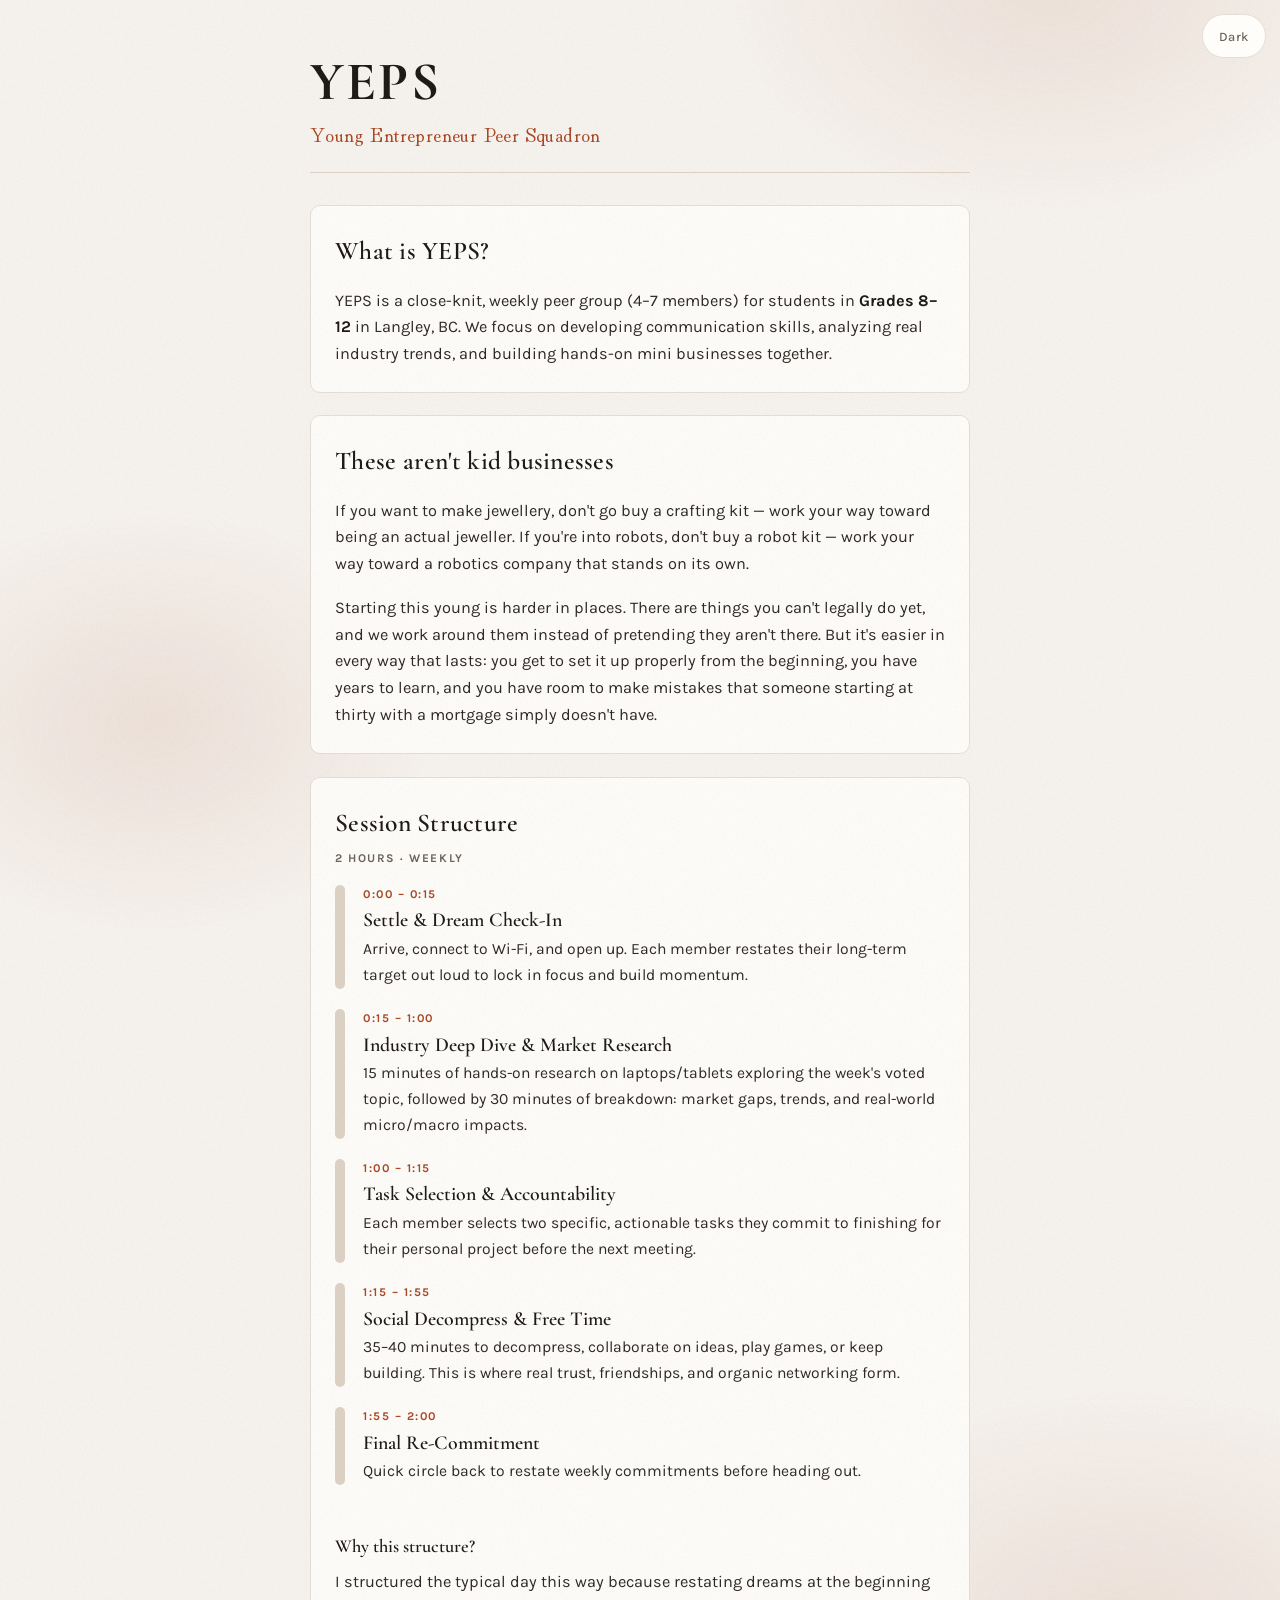
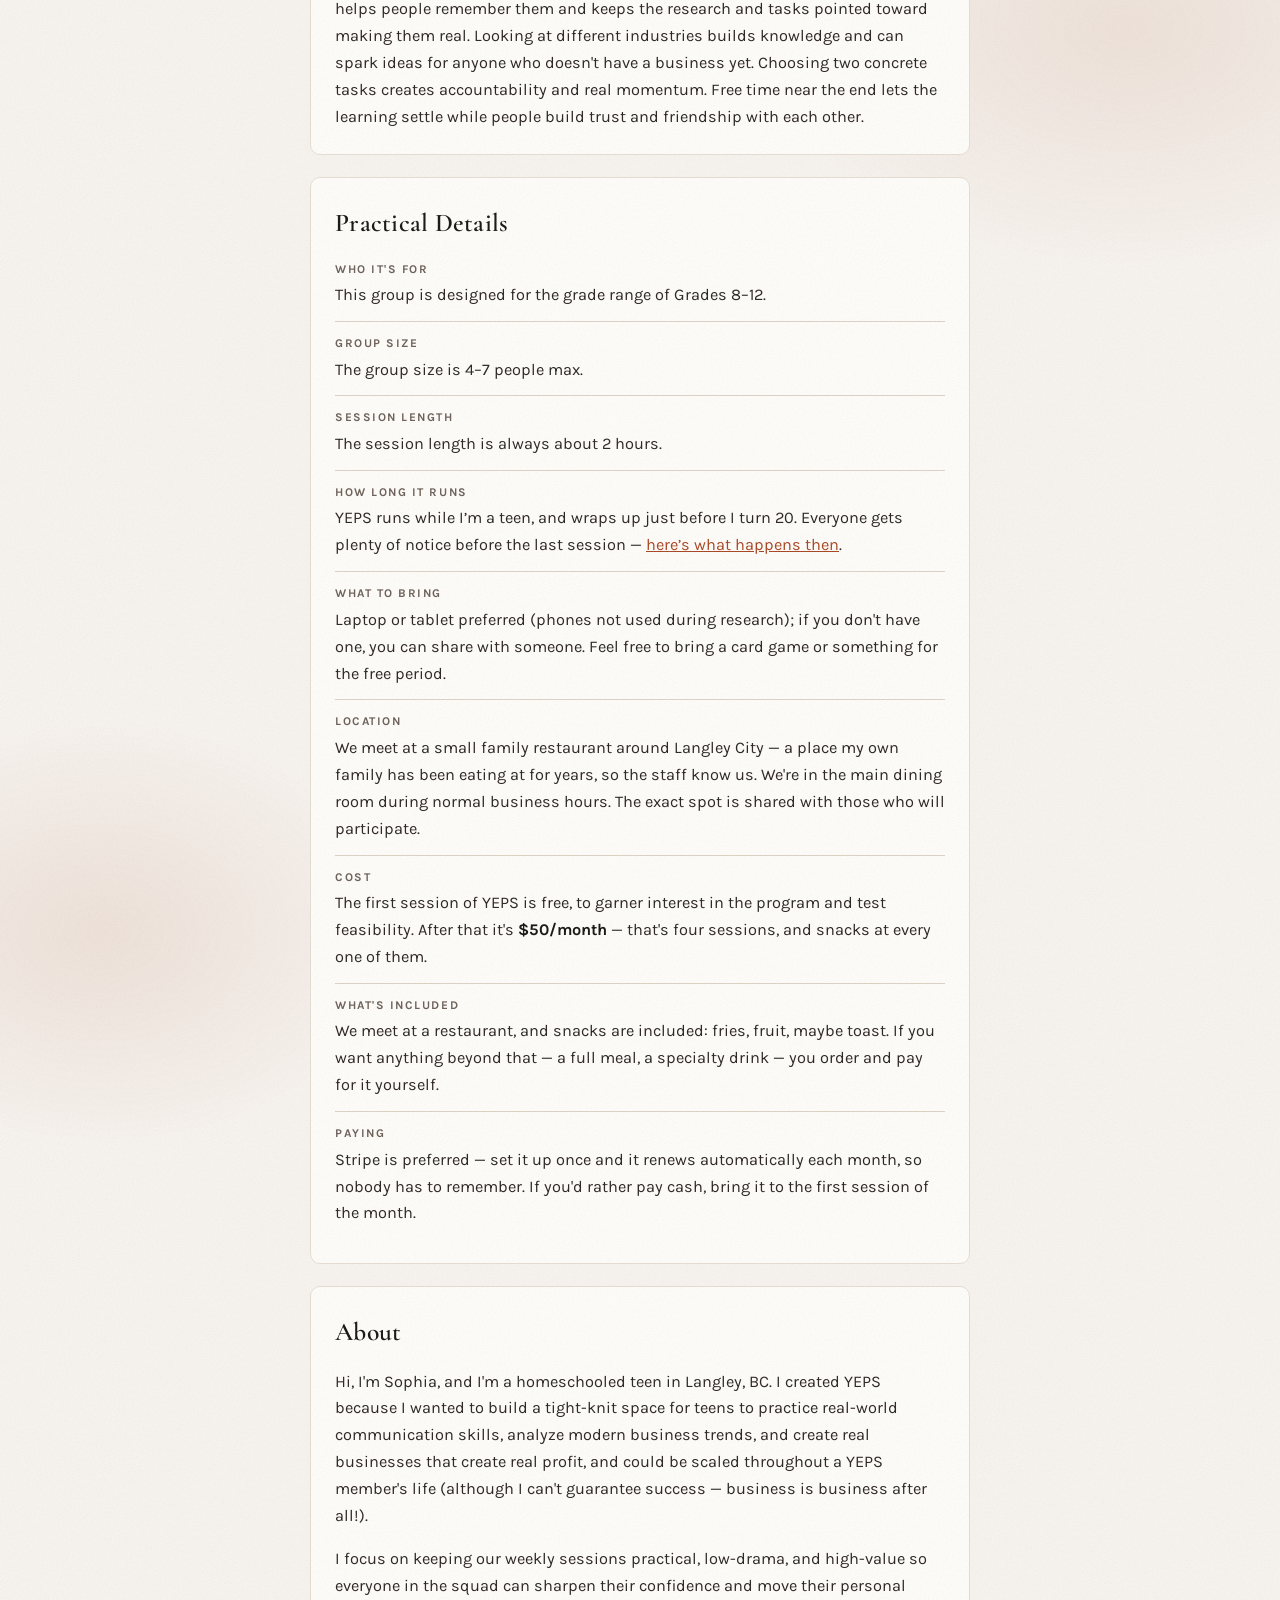
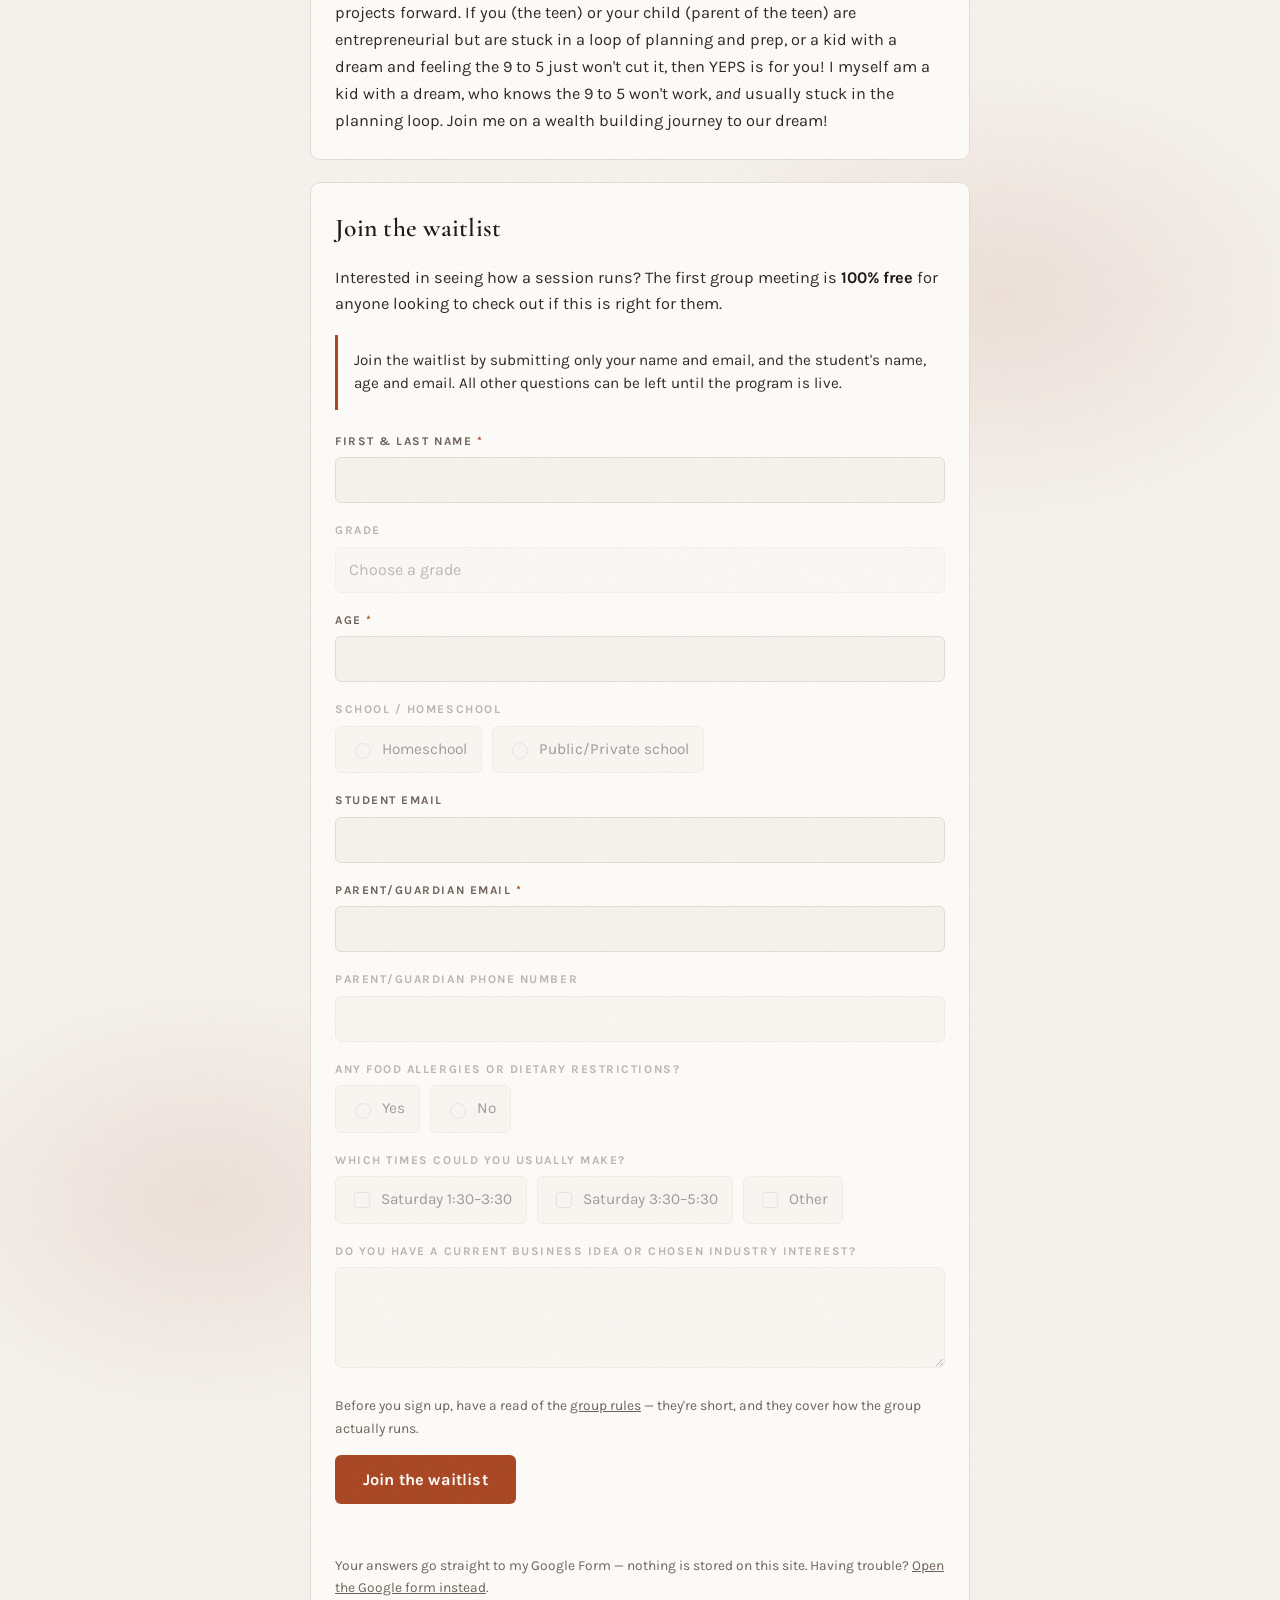
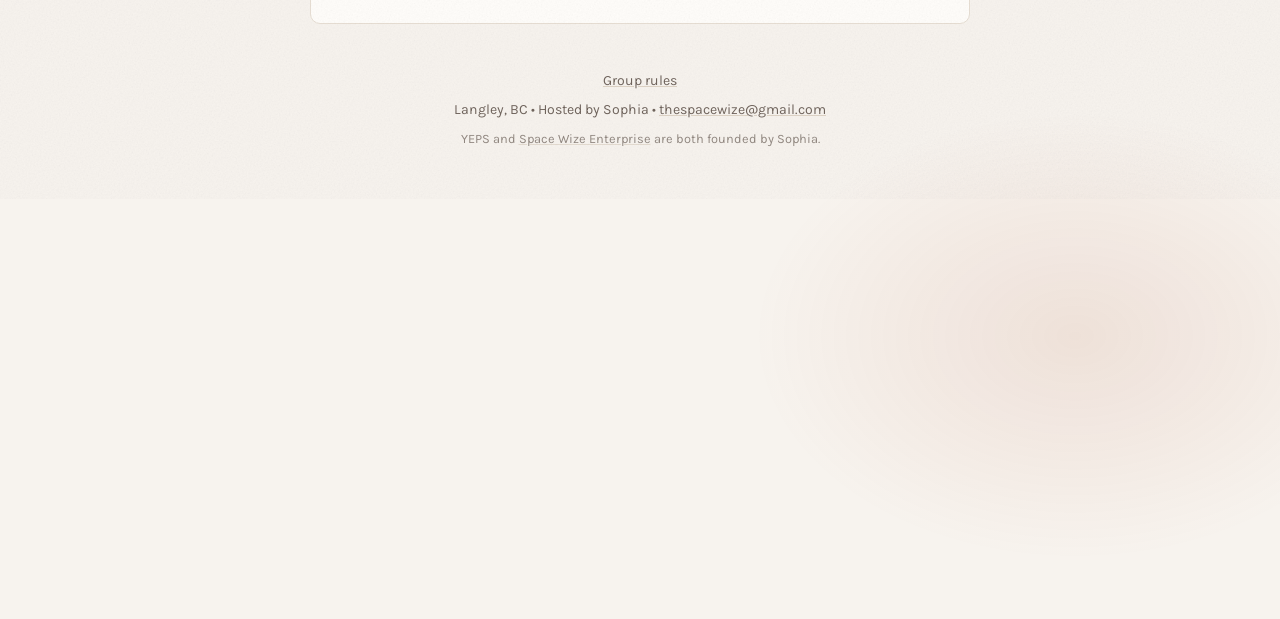
<file: yeps/index.html>
<!DOCTYPE html>
<html lang="en" data-palette="dark">
<head>
<meta charset="UTF-8">
<meta name="viewport" content="width=device-width, initial-scale=1.0">
<meta name="theme-color" content="#1a1a1a">
<title>YEPS — Young Entrepreneur Peer Squadron</title>
<meta name="description" content="YEPS is a weekly peer group for students in Grades 8-12 in Langley, BC. Communication skills, industry research, and building real businesses together. First session free.">

<!-- link previews: this page will mostly be shared by text and group chat,
     so it needs to render as something other than a bare URL -->
<meta property="og:type" content="website">
<meta property="og:site_name" content="YEPS">
<meta property="og:title" content="YEPS — Young Entrepreneur Peer Squadron">
<meta property="og:description" content="A weekly peer group for Grades 8-12 in Langley, BC. Communication skills, industry research, and building real businesses together. First session free.">
<link rel="canonical" href="https://spacewize.dev/yeps/">
<meta property="og:url" content="https://spacewize.dev/yeps/">
<meta property="og:image" content="https://spacewize.dev/assets/og/card.png">
<meta property="og:image:alt" content="A cherry tree in blossom against a glowing moon, at night.">
<meta property="og:image:width" content="1200">
<meta property="og:image:height" content="630">
<meta name="twitter:image" content="https://spacewize.dev/assets/og/card.png">
<meta name="twitter:card" content="summary_large_image">
<meta name="twitter:title" content="YEPS — Young Entrepreneur Peer Squadron">
<meta name="twitter:description" content="A weekly peer group for Grades 8-12 in Langley, BC. First session free.">

<link rel="icon" href="data:image/svg+xml,%3Csvg xmlns='http://www.w3.org/2000/svg' viewBox='0 0 32 32'%3E%3Crect width='32' height='32' rx='7' fill='%23e07a5f'/%3E%3Ctext x='16' y='24' font-family='Georgia,serif' font-size='21' font-weight='700' text-anchor='middle' fill='%231a1a1a'%3EY%3C/text%3E%3C/svg%3E">
<script>
/* Runs before first paint: mark JS as available and settle the palette from
   the visitor's saved choice, falling back to their system setting, so the
   page never flashes the wrong theme. */
(function () {
  var d = document.documentElement;
  d.classList.add('js');
  var saved = null;
  try { saved = localStorage.getItem('yeps-palette'); } catch (e) {}
  if (saved !== 'light' && saved !== 'dark') {
    saved = window.matchMedia && window.matchMedia('(prefers-color-scheme: light)').matches
      ? 'light' : 'dark';
  }
  d.setAttribute('data-palette', saved);
})();
</script>
<link rel="preconnect" href="https://fonts.googleapis.com">
<link rel="preconnect" href="https://fonts.gstatic.com" crossorigin>
<link href="https://fonts.googleapis.com/css2?family=Cormorant+Garamond:wght@400;600;700&family=Hina+Mincho&family=Karla:wght@400;500;700&display=swap" rel="stylesheet">
<style>
:root {
  --bg: #1a1a1a;
  --card: #242424;
  --card-border: #2e2e2e;
  --accent: #e07a5f;
  --accent-hover: #d46a4f;
  --accent-ink: #1a1a1a;
  --text: #f0e9e4;
  --text-strong: #ffffff;
  --text-dim: #b8a9a0;
  --rule: #333333;
  --field: #1c1c1c;
  --glow: rgba(224, 122, 95, 0.16);
  --grain-opacity: 0.17;
  /* one continuous ramp for the timeline rail */
  --rail-top: #f0a184;
  --rail-bot: #6e2f1c;
}
:root[data-palette="light"] {
  --bg: #f7f3ee;
  --card: #fffdfa;
  --card-border: #e6ddd2;
  --accent: #a8431f;
  --accent-hover: #8e3617;
  --accent-ink: #fffdfa;
  --text: #2a2320;
  --text-strong: #171310;
  --text-dim: #6b5f57;
  --rule: #ddd2c4;
  --field: #f7f3ee;
  --glow: rgba(168, 67, 31, 0.10);
  --grain-opacity: 0.09;
  --rail-top: #d9633c;
  --rail-bot: #58210f;
}

* { box-sizing: border-box; }

body {
  position: relative;
  font-family: 'Karla', system-ui, -apple-system, 'Segoe UI', sans-serif;
  background-color: var(--bg);
  color: var(--text);
  line-height: 1.65;
  margin: 0;
  padding-block: 20px;
  padding-left: 20px;
  padding-right: 20px;
  display: flex;
  justify-content: center;
  transition: background-color .35s ease, color .35s ease;
  -webkit-font-smoothing: antialiased;
}

/* --- grain: absolute, so it is part of the page and scrolls with it --- */
.grain {
  position: absolute;
  top: 0; bottom: 0; left: 0; right: 0;
  z-index: 3;
  pointer-events: none;
  opacity: var(--grain-opacity);
  background-image: url("data:image/svg+xml,%3Csvg xmlns='http://www.w3.org/2000/svg' width='220' height='220'%3E%3Cfilter id='n'%3E%3CfeTurbulence type='fractalNoise' baseFrequency='0.62' numOctaves='4' stitchTiles='stitch'/%3E%3CfeColorMatrix type='saturate' values='0'/%3E%3C/filter%3E%3Crect width='220' height='220' filter='url(%23n)'/%3E%3C/svg%3E");
  background-repeat: repeat;
  background-size: 220px 220px;
}

/* --- parallax highlights -------------------------------------
   Anchored to the document (like the grain) and overscanned top and
   bottom, so highlights sit all the way down the page and drift as
   you scroll instead of sliding off after the first screen.        */
.glow {
  position: absolute;
  top: -240px; bottom: -420px; left: 0; right: 0;
  z-index: 0; pointer-events: none;
  background:
    radial-gradient(460px 320px at 82%  4%, var(--glow), transparent 70%),
    radial-gradient(400px 300px at 12% 17%, var(--glow), transparent 70%),
    radial-gradient(520px 340px at 88% 33%, var(--glow), transparent 70%),
    radial-gradient(420px 300px at  8% 49%, var(--glow), transparent 70%),
    radial-gradient(480px 330px at 78% 66%, var(--glow), transparent 70%),
    radial-gradient(430px 310px at 16% 82%, var(--glow), transparent 70%),
    radial-gradient(460px 320px at 84% 95%, var(--glow), transparent 70%);
  will-change: transform;
}

.container { max-width: 660px; width: 100%; position: relative; z-index: 1; }

/* --- palette toggle ---------------------------------------- */
.palette-toggle {
  position: fixed; top: 14px; right: 14px; z-index: 5;
  font-family: 'Karla', sans-serif; font-size: .8rem; font-weight: 500;
  letter-spacing: .04em;
  color: var(--text-dim);
  background: var(--card);
  border: 1px solid var(--card-border);
  border-radius: 999px;
  padding: 10px 16px;
  min-height: 44px;
  cursor: pointer;
  transition: color .2s ease, border-color .2s ease, background .35s ease;
}
.palette-toggle:hover, .palette-toggle:focus-visible { color: var(--accent); border-color: var(--accent); }

/* --- header ------------------------------------------------ */
header { padding-top: 34px; padding-bottom: 22px; margin-bottom: 32px; position: relative; }
header::after {
  content: ""; position: absolute; left: 0; bottom: 0; height: 1px;
  width: 100%; background: var(--rule);
  transform: scaleX(0); transform-origin: left;
  animation: draw 1.1s cubic-bezier(.22,.61,.36,1) .15s forwards;
}
@keyframes draw { to { transform: scaleX(1); } }

h1 {
  font-family: 'Cormorant Garamond', Georgia, serif;
  font-weight: 700; color: var(--text-strong);
  margin: 0 0 6px 0; font-size: clamp(2.6rem, 11vw, 3.4rem);
  letter-spacing: .04em; line-height: 1.05;
}
.tagline {
  font-family: 'Hina Mincho', 'Cormorant Garamond', serif;
  color: var(--accent); font-size: clamp(1.05rem, 4.4vw, 1.25rem);
  font-weight: 400; letter-spacing: .02em;
  min-height: 1.7em;
}
.caret {
  display: inline-block; width: 2px; height: 1em;
  background: var(--accent); vertical-align: -.12em; margin-left: 2px;
  animation: blink 1s step-end infinite;
}
.caret.done { animation: blink 1s step-end 3; opacity: 0; }
@keyframes blink { 0%, 100% { opacity: 1; } 50% { opacity: 0; } }

.sr-only {
  position: absolute; width: 1px; height: 1px; padding: 0; margin: -1px;
  overflow: hidden; clip: rect(0 0 0 0); white-space: nowrap; border: 0;
}

/* --- cards ------------------------------------------------- */
.card {
  background: var(--card);
  padding: 24px;
  border-radius: 10px;
  margin-bottom: 22px;
  border: 1px solid var(--card-border);
  transition: background .35s ease, border-color .35s ease;
}
.js .card {
  opacity: 0;
  transform: perspective(1000px) rotateX(-14deg) translateY(28px);
  transform-origin: top center;
  transition: opacity .55s ease, transform .8s cubic-bezier(.16,1.02,.3,1),
              background .35s ease, border-color .35s ease;
}
.js .card.in { opacity: 1; transform: perspective(1000px) rotateX(0deg) translateY(0); }

h2 {
  font-family: 'Cormorant Garamond', Georgia, serif;
  color: var(--text-strong); margin-top: 0; margin-bottom: .6em;
  font-size: 1.6rem; font-weight: 600; letter-spacing: .01em;
}
h2.tight { margin-bottom: .18em; }
.sub {
  font-size: .74rem; font-weight: 700; letter-spacing: .13em;
  text-transform: uppercase; color: var(--text-dim); margin-bottom: 1.4em;
}
h3 {
  font-family: 'Cormorant Garamond', Georgia, serif;
  color: var(--text-strong); font-size: 1.15rem; font-weight: 600;
  margin: 26px 0 .4em 0;
}
p { font-size: 1.02rem; margin: 0 0 1em 0; }
p:last-child { margin-bottom: 0; }
strong { color: var(--text-strong); font-weight: 700; }
a { color: var(--accent); }

/* --- schedule with a scroll-filled gradient rail ------------ */
.schedule { list-style: none; margin: 4px 0 0 0; padding: 0; }
.schedule li {
  display: grid;
  grid-template-columns: 10px 1fr;
  gap: 18px;
  padding: 0 0 20px 0;
}
.rail-track {
  border-radius: 6px;
  background: var(--rule);
  overflow: hidden;
}
.rail {
  display: block;
  height: 100%;
  border-radius: 6px;
  background-color: var(--accent);
  background-image: linear-gradient(
    to bottom,
    color-mix(in oklab, var(--rail-top), var(--rail-bot) var(--p0)),
    color-mix(in oklab, var(--rail-top), var(--rail-bot) var(--p1))
  );
  transform: scaleY(0);
  transform-origin: top center;
}
.slot-time {
  display: block;
  font-family: 'Karla', sans-serif; font-size: .74rem; font-weight: 700;
  letter-spacing: .13em; text-transform: uppercase;
  /* the gradient lives in the rail; the label stays at full accent so the
     later blocks don't fall below contrast on either palette */
  color: var(--accent);
  margin-bottom: 4px;
}
.slot-name {
  font-family: 'Cormorant Garamond', Georgia, serif;
  font-size: 1.24rem; font-weight: 600; color: var(--text-strong);
  display: block; line-height: 1.3; margin-bottom: 3px;
}
.slot-desc { font-size: .98rem; color: var(--text); margin: 0; }

/* --- practical details ------------------------------------- */
.details { list-style: none; margin: 0; padding: 0; }
.details li { padding: 12px 0; border-top: 1px solid var(--rule); font-size: 1.02rem; }
.details li:first-child { border-top: none; padding-top: 0; }
.details .label {
  display: block;
  font-size: .74rem; font-weight: 700; letter-spacing: .13em;
  text-transform: uppercase; color: var(--text-dim); margin-bottom: 3px;
}

/* --- form ---------------------------------------------------- */
.field { margin-bottom: 18px; }
.field label, .legend {
  display: block;
  padding: 0;
  font-size: .74rem; font-weight: 700; letter-spacing: .13em;
  text-transform: uppercase; color: var(--text-dim); margin-bottom: 6px;
}
.req { color: var(--accent); }
/* questions that open later: visible so people can see the whole form, but
   switched off until the program is live */
.later { opacity: .45; }
.later input, .later select, .later textarea { cursor: not-allowed; }
.waitlist-note {
  margin: 0 0 22px; padding: 14px 16px;
  border-left: 3px solid var(--accent); font-size: .95rem; line-height: 1.55;
}
input[type=text], input[type=email], input[type=number], input[type=tel], select, textarea {
  width: 100%;
  font-family: 'Karla', sans-serif; font-size: 1rem;
  color: var(--text);
  background: var(--field);
  border: 1px solid var(--card-border);
  border-radius: 6px;
  padding: 12px 13px;
  min-height: 46px;
  transition: border-color .2s ease, background .35s ease;
}
select { appearance: none; background-image: none; }
textarea { resize: vertical; min-height: 92px; line-height: 1.55; }
input:focus, select:focus, textarea:focus { border-color: var(--accent); outline: none; }
input:focus-visible, select:focus-visible, textarea:focus-visible { outline: 2px solid var(--accent); outline-offset: 2px; }

fieldset { border: 0; padding: 0; margin: 0 0 18px 0; }
.choices { display: flex; flex-wrap: wrap; gap: 10px; }
.choice {
  display: inline-flex; align-items: center; gap: 8px;
  padding: 10px 14px; min-height: 46px;
  border: 1px solid var(--card-border); border-radius: 6px;
  background: var(--field); cursor: pointer; font-size: .96rem;
  transition: border-color .2s ease, color .2s ease;
}
.choice:hover { border-color: var(--accent); }
.choice input { accent-color: var(--accent); width: 16px; height: 16px; }
.choice:has(input:checked) { border-color: var(--accent); color: var(--text-strong); }

.honey { position: absolute; left: -9999px; width: 1px; height: 1px; overflow: hidden; }

.btn {
  display: inline-block;
  background: var(--accent); color: var(--accent-ink);
  background-image: linear-gradient(100deg, transparent 30%, rgba(255,255,255,.28) 50%, transparent 70%);
  background-size: 240% 100%; background-position: 130% 0;
  background-repeat: no-repeat;
  padding: 15px 28px; border-radius: 6px; text-decoration: none;
  font-family: 'Karla', sans-serif; font-weight: 700;
  font-size: 1.02rem; letter-spacing: .01em;
  border: 0; cursor: pointer; min-height: 48px;
  transition: background-color .2s ease, background-position .55s ease, transform .2s ease;
}
.btn:hover, .btn:focus-visible {
  background-color: var(--accent-hover);
  background-position: -30% 0;
  transform: translateY(-1px);
}
.btn[disabled] { opacity: .6; cursor: default; transform: none; }

.form-note { font-size: .86rem; color: var(--text-dim); margin-top: 14px; }
.form-note a { color: var(--text-dim); }
.form-note a:hover { color: var(--accent); }
.form-status { margin-top: 14px; font-size: .95rem; color: var(--accent); min-height: 1.4em; }
.thanks { display: none; }
.thanks.show { display: block; }
.sent .form-body { display: none; }

/* --- footer -------------------------------------------------- */
footer {
  text-align: center; color: var(--text-dim);
  font-size: .88rem; margin-top: 45px; padding-bottom: 30px;
}
footer p { font-size: .88rem; margin: 0 0 6px 0; }
footer a { color: var(--text-dim); text-decoration-color: var(--rule); }
footer a:hover, footer a:focus-visible { color: var(--accent); }
.origin { font-size: .8rem; opacity: .75; }

:focus-visible { outline: 2px solid var(--accent); outline-offset: 3px; border-radius: 3px; }

@media (max-width: 480px) {
  .card { padding: 20px 18px; }
  body { padding-left: 16px; padding-right: 16px; }
  .schedule li { gap: 14px; }
}

@media (prefers-reduced-motion: reduce) {
  *, *::after { animation: none !important; transition: none !important; }
  header::after { transform: scaleX(1); }
  .glow { transform: none !important; }
  .js .card { opacity: 1 !important; transform: none !important; }
  .rail { transform: scaleY(1) !important; }
}
</style>
</head>
<body>

<div class="glow" aria-hidden="true"></div>
<div class="grain" aria-hidden="true"></div>

<button class="palette-toggle" id="paletteToggle" type="button">Light</button>

<div class="container">

  <header>
    <h1>YEPS</h1>
    <div class="tagline">
      <span class="sr-only">Young Entrepreneur Peer Squadron</span>
      <span id="typed" aria-hidden="true"></span><span class="caret" id="caret" aria-hidden="true"></span>
    </div>
  </header>

  <main>

    <section class="card">
      <h2>What is YEPS?</h2>
      <p>YEPS is a close-knit, weekly peer group (4&ndash;7 members) for students in <strong>Grades 8&ndash;12</strong> in Langley, BC. We focus on developing communication skills, analyzing real industry trends, and building hands-on mini businesses together.</p>
    </section>

    <section class="card">
      <h2>These aren't kid businesses</h2>
      <p>If you want to make jewellery, don't go buy a crafting kit &mdash; work your way toward being an actual jeweller. If you're into robots, don't buy a robot kit &mdash; work your way toward a robotics company that stands on its own.</p>
      <p>Starting this young is harder in places. There are things you can't legally do yet, and we work around them instead of pretending they aren't there. But it's easier in every way that lasts: you get to set it up properly from the beginning, you have years to learn, and you have room to make mistakes that someone starting at thirty with a mortgage simply doesn't have.</p>
    </section>

    <section class="card" id="structure">
      <h2 class="tight">Session Structure</h2>
      <div class="sub">2 hours &middot; weekly</div>

      <ul class="schedule" id="schedule">
        <li style="--p0: 0%; --p1: 20%">
          <span class="rail-track" aria-hidden="true"><span class="rail"></span></span>
          <div>
            <span class="slot-time">0:00 &ndash; 0:15</span>
            <span class="slot-name">Settle &amp; Dream Check-In</span>
            <p class="slot-desc">Arrive, connect to Wi-Fi, and open up. Each member restates their long-term target out loud to lock in focus and build momentum.</p>
          </div>
        </li>
        <li style="--p0: 20%; --p1: 40%">
          <span class="rail-track" aria-hidden="true"><span class="rail"></span></span>
          <div>
            <span class="slot-time">0:15 &ndash; 1:00</span>
            <span class="slot-name">Industry Deep Dive &amp; Market Research</span>
            <p class="slot-desc">15 minutes of hands-on research on laptops/tablets exploring the week's voted topic, followed by 30 minutes of breakdown: market gaps, trends, and real-world micro/macro impacts.</p>
          </div>
        </li>
        <li style="--p0: 40%; --p1: 60%">
          <span class="rail-track" aria-hidden="true"><span class="rail"></span></span>
          <div>
            <span class="slot-time">1:00 &ndash; 1:15</span>
            <span class="slot-name">Task Selection &amp; Accountability</span>
            <p class="slot-desc">Each member selects two specific, actionable tasks they commit to finishing for their personal project before the next meeting.</p>
          </div>
        </li>
        <li style="--p0: 60%; --p1: 80%">
          <span class="rail-track" aria-hidden="true"><span class="rail"></span></span>
          <div>
            <span class="slot-time">1:15 &ndash; 1:55</span>
            <span class="slot-name">Social Decompress &amp; Free Time</span>
            <p class="slot-desc">35&ndash;40 minutes to decompress, collaborate on ideas, play games, or keep building. This is where real trust, friendships, and organic networking form.</p>
          </div>
        </li>
        <li style="--p0: 80%; --p1: 100%">
          <span class="rail-track" aria-hidden="true"><span class="rail"></span></span>
          <div>
            <span class="slot-time">1:55 &ndash; 2:00</span>
            <span class="slot-name">Final Re-Commitment</span>
            <p class="slot-desc">Quick circle back to restate weekly commitments before heading out.</p>
          </div>
        </li>
      </ul>

      <h3>Why this structure?</h3>
      <p>I structured the typical day this way because restating dreams at the beginning helps people remember them and keeps the research and tasks pointed toward making them real. Looking at different industries builds knowledge and can spark ideas for anyone who doesn't have a business yet. Choosing two concrete tasks creates accountability and real momentum. Free time near the end lets the learning settle while people build trust and friendship with each other.</p>
    </section>

    <section class="card">
      <h2>Practical Details</h2>
      <ul class="details">
        <li><span class="label">Who it's for</span>This group is designed for the grade range of Grades 8&ndash;12.</li>
        <li><span class="label">Group size</span>The group size is 4&ndash;7 people max.</li>
        <li><span class="label">Session length</span>The session length is always about 2 hours.</li>
        <li><span class="label">How long it runs</span>YEPS runs while I&rsquo;m a teen, and wraps up just before I turn 20. Everyone gets plenty of notice before the last session &mdash; <a href="/yeps/rules#ending">here&rsquo;s what happens then</a>.</li>
        <li><span class="label">What to bring</span>Laptop or tablet preferred (phones not used during research); if you don't have one, you can share with someone. Feel free to bring a card game or something for the free period.</li>
        <li><span class="label">Location</span>We meet at a small family restaurant around Langley City &mdash; a place my own family has been eating at for years, so the staff know us. We're in the main dining room during normal business hours. The exact spot is shared with those who will participate.</li>
        <li><span class="label">Cost</span>The first session of YEPS is free, to garner interest in the program and test feasibility. After that it's <strong>$50/month</strong> &mdash; that's four sessions, and snacks at every one of them.</li>
        <li><span class="label">What's included</span>We meet at a restaurant, and snacks are included: fries, fruit, maybe toast. If you want anything beyond that &mdash; a full meal, a specialty drink &mdash; you order and pay for it yourself.</li>
        <li><span class="label">Paying</span>Stripe is preferred &mdash; set it up once and it renews automatically each month, so nobody has to remember. If you'd rather pay cash, bring it to the first session of the month.</li>
      </ul>
    </section>

    <section class="card">
      <h2>About</h2>
      <p>Hi, I'm Sophia, and I'm a homeschooled teen in Langley, BC. I created YEPS because I wanted to build a tight-knit space for teens to practice real-world communication skills, analyze modern business trends, and create real businesses that create real profit, and could be scaled throughout a YEPS member's life (although I can't guarantee success &mdash; business is business after all!).</p>
      <p>I focus on keeping our weekly sessions practical, low-drama, and high-value so everyone in the squad can sharpen their confidence and move their personal projects forward. If you (the teen) or your child (parent of the teen) are entrepreneurial but are stuck in a loop of planning and prep, or a kid with a dream and feeling the 9 to 5 just won't cut it, then YEPS is for you! I myself am a kid with a dream, who knows the 9 to 5 won't work, <em>and</em> usually stuck in the planning loop. Join me on a wealth building journey to our dream!</p>
    </section>

    <section class="card" id="signup">
      <h2>Join the waitlist</h2>
      <p>Interested in seeing how a session runs? The first group meeting is <strong>100% free</strong> for anyone looking to check out if this is right for them.</p>

      <div class="form-body">
        <form id="signupForm"
              action="https://docs.google.com/forms/d/e/1FAIpQLSfNLv3KY-B9WcB9Ki3tvYW9lZUGlT27X34AH9X67sEVw1lTYA/formResponse"
              method="POST" target="gformSink">

          <p class="waitlist-note">Join the waitlist by submitting only your name and email, and the student's name, age and email. All other questions can be left until the program is live.</p>

          <div class="field">
            <label for="f-name">First &amp; last name <span class="req">*</span></label>
            <input type="text" id="f-name" name="entry.1000308126" required maxlength="60" autocomplete="name">
          </div>

          <div class="field later">
            <label for="f-grade">Grade</label>
            <select id="f-grade" name="entry.807465951" disabled>
              <option value="">Choose a grade</option>
              <option value="8">Grade 8</option>
              <option value="9">Grade 9</option>
              <option value="10">Grade 10</option>
              <option value="11">Grade 11</option>
              <option value="12">Grade 12</option>
            </select>
          </div>

          <div class="field">
            <label for="f-age">Age <span class="req">*</span></label>
            <input type="number" id="f-age" name="entry.402019445" required min="11" max="20" inputmode="numeric">
          </div>

          <fieldset class="later">
            <legend class="legend">School / Homeschool</legend>
            <div class="choices">
              <label class="choice"><input type="radio" name="entry.369923858" value="Homeschool" disabled> Homeschool</label>
              <label class="choice"><input type="radio" name="entry.369923858" value="Public/Private school" disabled> Public/Private school</label>
            </div>
          </fieldset>

          <div class="field">
            <label for="f-semail">Student email</label>
            <input type="email" id="f-semail" name="entry.931312052" maxlength="254" autocomplete="email">
          </div>

          <div class="field">
            <label for="f-pemail">Parent/guardian email <span class="req">*</span></label>
            <input type="email" id="f-pemail" name="entry.122577133" required maxlength="254">
          </div>

          <div class="field later">
            <label for="f-pphone">Parent/guardian phone number</label>
            <input type="tel" id="f-pphone" name="entry.1477349607" disabled maxlength="20" autocomplete="tel">
          </div>

          <fieldset class="later">
            <legend class="legend">Any food allergies or dietary restrictions?</legend>
            <div class="choices">
              <label class="choice"><input type="radio" name="entry.1691270090" value="Yes" disabled> Yes</label>
              <label class="choice"><input type="radio" name="entry.1691270090" value="No" disabled> No</label>
            </div>
          </fieldset>

          <fieldset id="allergyMore">
            <div class="field">
              <label for="f-allergy">If yes, what are they?</label>
              <input type="text" id="f-allergy" name="entry.1763834955" disabled maxlength="200">
            </div>
            <fieldset>
              <legend class="legend">Do they carry an epinephrine auto-injector?</legend>
              <div class="choices">
                <label class="choice"><input type="radio" name="entry.336024456" value="Yes" disabled> Yes</label>
                <label class="choice"><input type="radio" name="entry.336024456" value="No" disabled> No</label>
              </div>
            </fieldset>
          </fieldset>

          <fieldset class="later">
            <legend class="legend">Which times could you usually make?</legend>
            <div class="choices">
              <label class="choice"><input type="checkbox" name="entry.1083290182" value="Saturday 1:30–3:30" disabled> Saturday 1:30&ndash;3:30</label>
              <label class="choice"><input type="checkbox" name="entry.1083290182" value="Saturday 3:30–5:30" disabled> Saturday 3:30&ndash;5:30</label>
              <label class="choice"><input type="checkbox" id="f-time-other" name="entry.1083290182" value="__other_option__" disabled> Other</label>
            </div>
            <div class="field" id="timeOtherWrap" style="margin-top:10px;margin-bottom:0">
              <label for="f-time-other-text">Other time</label>
              <input type="text" id="f-time-other-text" name="entry.1083290182.other_option_response" disabled maxlength="100">
            </div>
          </fieldset>

          <div class="field later">
            <label for="f-idea">Do you have a current business idea or chosen industry interest?</label>
            <textarea id="f-idea" name="entry.1299957947" rows="3" maxlength="500" disabled></textarea>
          </div>

          <div class="honey" aria-hidden="true">
            <label for="f-site">Leave this empty</label>
            <input type="text" id="f-site" name="website" tabindex="-1" autocomplete="off">
          </div>

          <p class="form-note" style="margin-top:0;margin-bottom:16px">
            Before you sign up, have a read of the <a href="/yeps/rules">group rules</a> &mdash; they're short, and they cover how the group actually runs.
          </p>

          <button type="submit" class="btn" id="submitBtn">Join the waitlist</button>
          <div class="form-status" id="formStatus" role="status" aria-live="polite"></div>
        </form>

        <p class="form-note">
          Your answers go straight to my Google Form &mdash; nothing is stored on this site.
          Having trouble? <a href="https://forms.gle/mwkSYvAPB5KciyWP9" target="_blank" rel="noopener">Open the Google form instead</a>.
        </p>
      </div>

      <div class="thanks" id="thanks">
        <h3>You're on the list.</h3>
        <p>Thanks for signing up &mdash; I'll email you at the address you gave with the exact Langley location and the date of the next free session. If you don't hear back within a few days, reach me at <a href="mailto:thespacewize@gmail.com">thespacewize@gmail.com</a>.</p>
      </div>

      <iframe name="gformSink" id="gformSink" title="Form submission target" style="display:none" aria-hidden="true"></iframe>
    </section>

  </main>

  <footer>
    <p><a href="/yeps/rules">Group rules</a></p>
    <p>Langley, BC &bull; Hosted by Sophia &bull; <a href="mailto:thespacewize@gmail.com">thespacewize@gmail.com</a></p>
    <p class="origin">YEPS and <a href="/">Space Wize Enterprise</a> are both founded by Sophia.</p>
  </footer>

</div>

<script src="/assets/js/form-guard.js"></script>
<script>
(function () {
  var root = document.documentElement;
  var reduce = window.matchMedia('(prefers-reduced-motion: reduce)');

  /* ---------- palette toggle ---------- */
  var btn = document.getElementById('paletteToggle');
  function applyPalette(p) {
    root.setAttribute('data-palette', p);
    btn.textContent = p === 'dark' ? 'Light' : 'Dark';
    btn.setAttribute('aria-label', 'Switch to ' + (p === 'dark' ? 'light' : 'dark') + ' palette');
  }
  // the early inline script already set data-palette; just sync the button
  applyPalette(root.getAttribute('data-palette') === 'light' ? 'light' : 'dark');

  var chosen = null;
  try { chosen = localStorage.getItem('yeps-palette'); } catch (e) {}
  var hasChoice = (chosen === 'light' || chosen === 'dark');

  btn.addEventListener('click', function () {
    var next = root.getAttribute('data-palette') === 'dark' ? 'light' : 'dark';
    applyPalette(next);
    hasChoice = true;
    try { localStorage.setItem('yeps-palette', next); } catch (e) {}
  });

  // follow the system setting live, but only until the visitor picks for themselves
  var scheme = window.matchMedia && window.matchMedia('(prefers-color-scheme: light)');
  if (scheme && scheme.addEventListener) {
    scheme.addEventListener('change', function (e) {
      if (!hasChoice) applyPalette(e.matches ? 'light' : 'dark');
    });
  }

  /* ---------- typing tagline ---------- */
  var TAG = 'Young Entrepreneur Peer Squadron';
  var typed = document.getElementById('typed');
  var caret = document.getElementById('caret');
  if (reduce.matches) {
    typed.textContent = TAG;
    caret.classList.add('done');
  } else {
    var i = 0;
    (function tick() {
      typed.textContent = TAG.slice(0, i);
      if (i++ <= TAG.length) setTimeout(tick, i < 3 ? 260 : 46);
      else caret.classList.add('done');
    })();
  }

  /* ---------- scroll-driven: card unfold, rail fill, glow, progress ---------- */
  var cards = Array.prototype.slice.call(document.querySelectorAll('.card'));
  var slots = Array.prototype.slice.call(document.querySelectorAll('.schedule li'));
  var rails = Array.prototype.slice.call(document.querySelectorAll('.rail'));
  var glow = document.querySelector('.glow');

  var px = 0, py = 0, tx = 0, ty = 0, ticking = false, pending = 0;
  var finePointer = window.matchMedia('(pointer: fine)').matches;

  function revealAll() {
    cards.forEach(function (c) { c.classList.add('in'); });
    rails.forEach(function (r) { r.style.transform = 'scaleY(1)'; });
  }

  function frame() {
    ticking = false;
    if (reduce.matches) return;
    var vh = window.innerHeight;

    for (var i = 0; i < cards.length; i++) {
      if (!cards[i].classList.contains('in') &&
          cards[i].getBoundingClientRect().top < vh * 0.88) cards[i].classList.add('in');
    }

    // each rail fills downward in proportion to how far the block has passed
    // the read line, so the whole column reads as one continuous progress bar
    var line = vh * 0.45;
    for (var j = 0; j < slots.length; j++) {
      var r = slots[j].getBoundingClientRect();
      var f = r.height > 0 ? (line - r.top) / r.height : 0;
      f = f < 0 ? 0 : (f > 1 ? 1 : f);
      rails[j].style.transform = 'scaleY(' + f.toFixed(4) + ')';
    }

    px += (tx - px) * 0.08;
    py += (ty - py) * 0.08;
    // the layer is document-anchored now, so the drift factor is small —
    // enough for the highlights to shift against the content, not slide away
    glow.style.transform = 'translate3d(' + px + 'px,' + (window.scrollY * -0.08 + py) + 'px,0)';
    if (Math.abs(tx - px) > 0.4 || Math.abs(ty - py) > 0.4) request();
  }

  function request() {
    if (ticking) return;
    ticking = true;
    pending = requestAnimationFrame(function () { pending = 0; frame(); });
  }

  if (reduce.matches) revealAll();

  window.addEventListener('scroll', request, { passive: true });
  window.addEventListener('resize', request);
  // a tab loaded in the background has its rAF callbacks dropped, which would
  // otherwise leave `ticking` stuck true and kill scrolling for good
  document.addEventListener('visibilitychange', function () {
    if (document.hidden) return;
    if (pending) cancelAnimationFrame(pending);
    pending = 0; ticking = false;
    request();
  });
  if (finePointer) {
    window.addEventListener('pointermove', function (e) {
      tx = (e.clientX / window.innerWidth - 0.5) * 46;
      ty = (e.clientY / window.innerHeight - 0.5) * 32;
      request();
    }, { passive: true });
  }
  request();
  // safety net: if the loop never ran, never leave the page blank
  setTimeout(function () {
    if (!cards[0].classList.contains('in')) revealAll();
  }, 2500);

  /* ---------- native form -> Google Forms ---------- */
  var form = document.getElementById('signupForm');
  var status = document.getElementById('formStatus');
  var submitBtn = document.getElementById('submitBtn');
  var sink = document.getElementById('gformSink');
  var sent = false;

  /* The same rules the Google Form is set to enforce (see form-guard.js).
     If that file did not load the form still works, just unguarded on the
     page - no worse than before. */
  var guard = window.swzGuard;
  var touched = null;
  if (guard) {
    guard.bind(document.getElementById('f-name'),  guard.check.fullName);
    guard.bind(document.getElementById('f-semail'), guard.check.email);
    guard.bind(document.getElementById('f-pemail'), guard.check.email);
    guard.bind(document.getElementById('f-pphone'), guard.check.phone);
    guard.bind(document.getElementById('f-allergy'), guard.check.note);
    guard.bind(document.getElementById('f-time-other-text'), guard.check.note);
    guard.bind(document.getElementById('f-idea'),  guard.check.note);
    touched = guard.watch(form);
  }

  // allergy details only when the answer is Yes; disabled so a "No" never
  // sends stale details. Without JS everything simply stays visible.
  var allergyMore = document.getElementById('allergyMore');
  function syncAllergy() {
    var yes = !!form.querySelector('input[name="entry.1691270090"][value="Yes"]:checked');
    allergyMore.hidden = !yes;
    allergyMore.disabled = !yes;
  }
  form.querySelectorAll('input[name="entry.1691270090"]').forEach(function (r) {
    r.addEventListener('change', syncAllergy);
  });
  syncAllergy();

  var timeOther = document.getElementById('f-time-other');
  var timeOtherWrap = document.getElementById('timeOtherWrap');
  var timeOtherText = document.getElementById('f-time-other-text');
  function syncTimeOther() {
    timeOtherWrap.hidden = !timeOther.checked;
    timeOtherText.disabled = !timeOther.checked;
  }
  timeOther.addEventListener('change', syncTimeOther);
  syncTimeOther();

  /* Two tells that the sender is a script: the bait field above has
     something in it, or the form came back within two seconds of the page
     loading. Show the same thanks panel either way - a bot learns nothing,
     and a person caught by mistake is never left staring at a dead button.
     Neither check sees a bot that posts straight to Google, which has the
     form's address and field names from this page's source. */
  var loaded = Date.now();

  form.addEventListener('submit', function (e) {
    if (guard) guard.trim(form);
    var looksScripted = document.getElementById('f-site').value !== '' ||
      Date.now() - loaded < 2000 ||
      (touched !== null && !touched()) ||
      (guard && !guard.takeSend('yeps', 3));
    if (looksScripted) {
      e.preventDefault();
      sent = true;
      finish();
      return;
    }
    sent = true;
    submitBtn.disabled = true;
    status.textContent = 'Sending…';
    setTimeout(finish, 2500); // the iframe load event is unreliable cross-origin
  });

  sink.addEventListener('load', function () { if (sent) finish(); });

  function finish() {
    if (!sent) return;
    sent = false;
    document.getElementById('signup').classList.add('sent');
    document.getElementById('thanks').classList.add('show');
    document.getElementById('thanks').scrollIntoView({ behavior: reduce.matches ? 'auto' : 'smooth', block: 'center' });
  }
})();
</script>

</body>
</html>
</file>
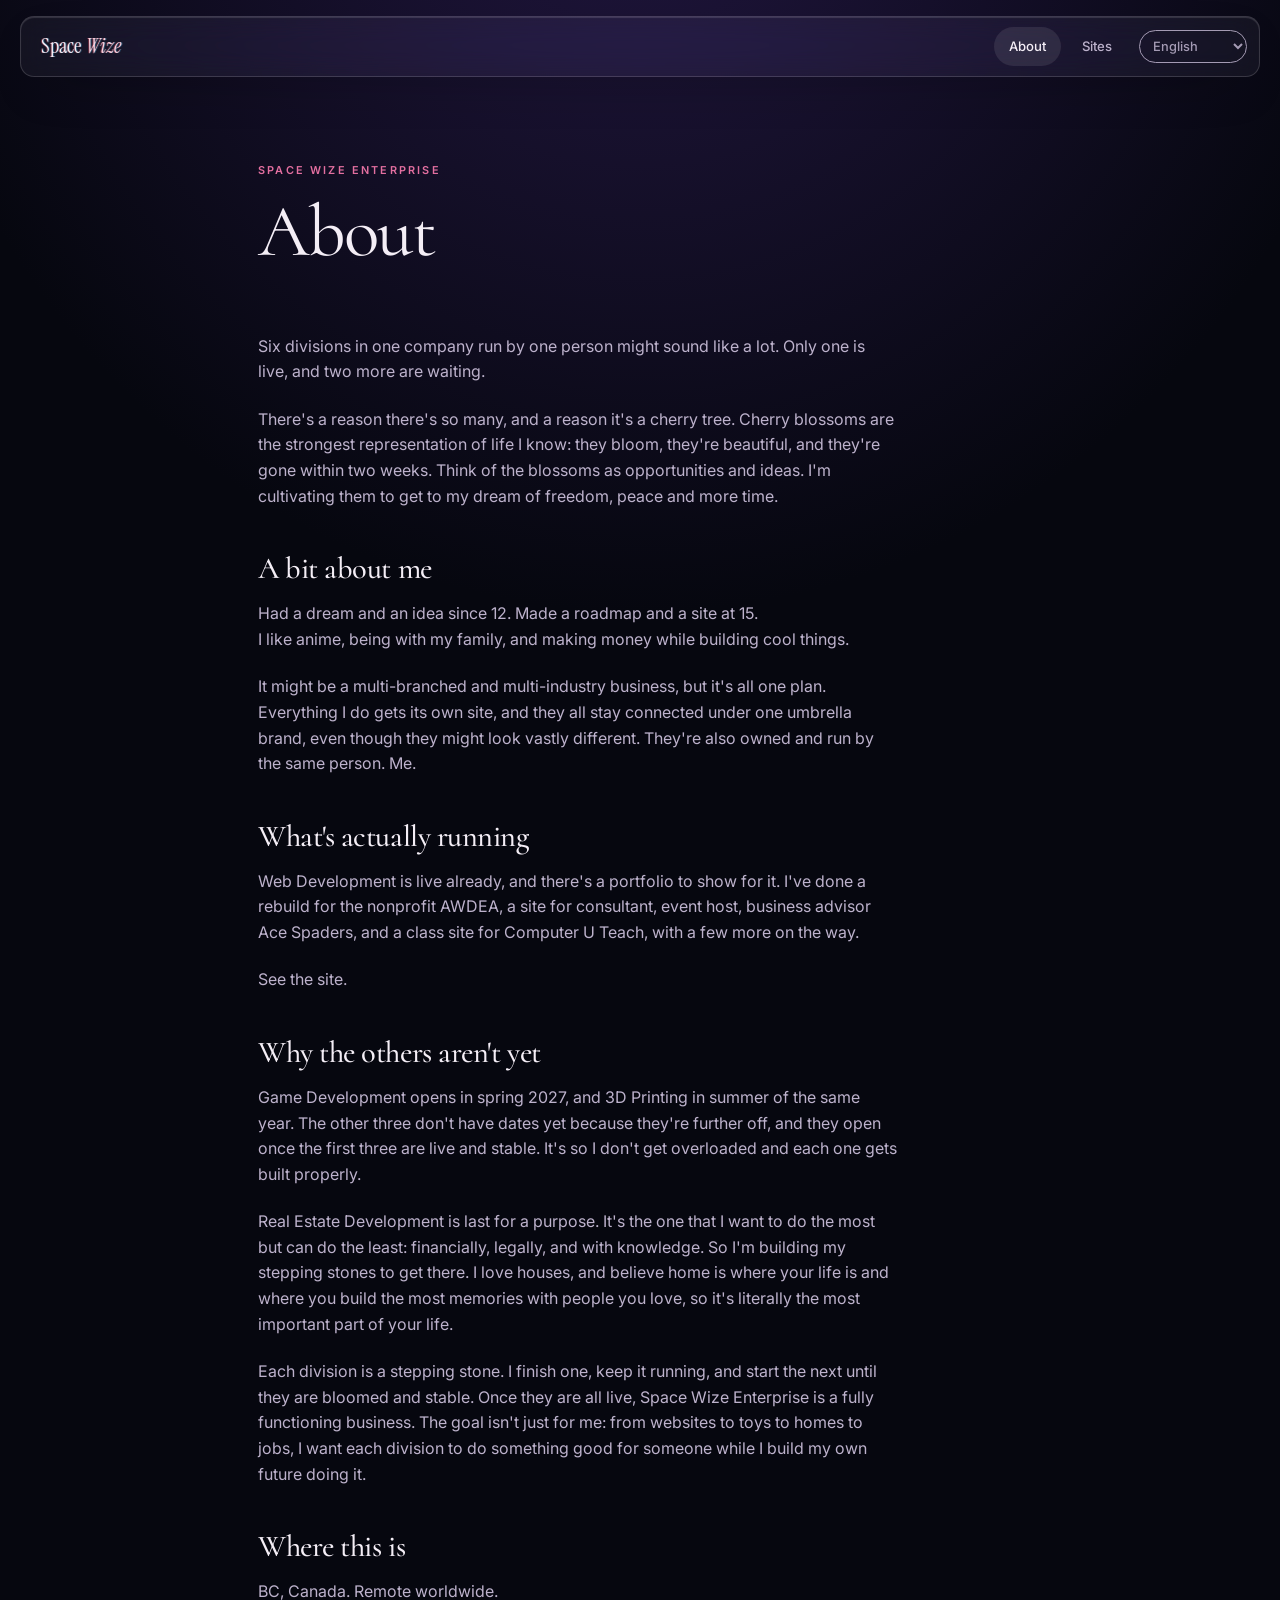
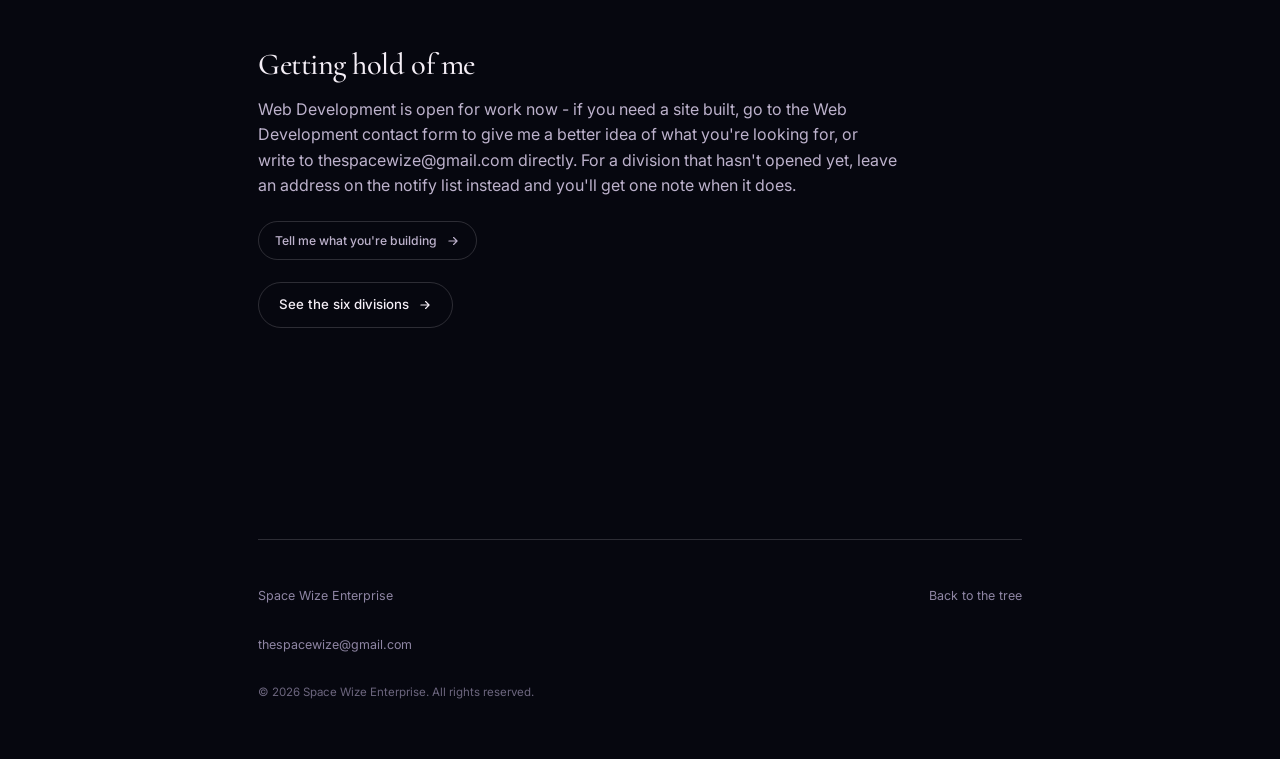
<file: about.html>
<!DOCTYPE html>
<html lang="en">
<head>
<meta charset="utf-8">
<meta name="viewport" content="width=device-width, initial-scale=1">
<title>About - Space Wize Enterprise</title>
<meta name="description" content="Why six divisions live under one name, and where each one actually stands.">
<meta name="theme-color" content="#06070F">
<link rel="canonical" href="https://spacewize.dev/about">
<meta property="og:type" content="website">
<meta property="og:site_name" content="Space Wize Enterprise">
<meta property="og:url" content="https://spacewize.dev/about">
<meta property="og:title" content="About - Space Wize Enterprise">
<meta property="og:description" content="Why six divisions live under one name, and where each one actually stands.">
<meta property="og:image" content="https://spacewize.dev/assets/og/card.png">
<meta property="og:image:alt" content="A cherry tree in blossom against a glowing moon, at night.">
<meta property="og:image:width" content="1200">
<meta property="og:image:height" content="630">
<meta name="twitter:card" content="summary_large_image">
<meta name="twitter:title" content="About - Space Wize Enterprise">
<meta name="twitter:description" content="Why six divisions live under one name, and where each one actually stands.">
<meta name="twitter:image" content="https://spacewize.dev/assets/og/card.png">
<link rel="preconnect" href="https://fonts.googleapis.com">
<link rel="preconnect" href="https://fonts.gstatic.com" crossorigin>
<link href="https://fonts.googleapis.com/css2?family=Cormorant:wght@300;400;500;600&family=Instrument+Serif:ital@0;1&family=Inter:wght@300;400;500;600&display=swap" rel="stylesheet">
<link rel="icon" href="favicon.ico" sizes="any">
<link rel="icon" type="image/png" sizes="32x32" href="assets/icons/icon-32.png">
<link rel="icon" type="image/png" sizes="192x192" href="assets/icons/icon-192.png">
<link rel="apple-touch-icon" href="assets/icons/icon-180.png">
<link rel="stylesheet" href="assets/css/style.css">
<!-- languages: must load here, before the page is drawn -->
<script src="/assets/js/lang.js"></script>
</head>
<body class="page">

<a class="skip" href="#main">Skip to content</a>

<header class="topbar">
  <div class="topbar-inner glass">
    <a class="wordmark" href="/">Space <em>Wize</em></a>
    <nav class="topnav" aria-label="Primary">
      <a href="/about" aria-current="page">About</a>
      <a href="/sites">Sites</a>
    </nav>
  </div>
</header>

<main id="main">
  <div class="shell">

    <div class="page-head">
      <p class="eyebrow">Space Wize Enterprise</p>
      <h1>About</h1>
    </div>

    <div class="prose">
      <p>Six divisions in one company run by one person might sound like a
        lot. Only one is live, and two more are waiting.</p>

      <p>There's a reason there's so many, and a reason it's a cherry tree.
        Cherry blossoms are the strongest representation of life I know:
        they bloom, they're beautiful, and they're gone within two weeks. 
        Think of the blossoms as opportunities and ideas. I'm
        cultivating them to get to my dream of freedom, peace and more
        time.</p>

      <h2>A bit about me</h2>

      <p>Had a dream and an idea since 12. Made a roadmap and a site at 15.<br>
        I like anime, being with my family, and making money while building
        cool things.</p>

      <p>It might be a multi-branched and multi-industry business, but it's all one plan. 
        Everything I do gets its own site, and they all stay connected
        under one umbrella brand, even though they might look vastly different. They're also owned and run by the same person. Me.</p>

      <h2>What's actually running</h2>

      <p>Web Development is live already, and there's a portfolio to show for it. 
        I've done a rebuild for the nonprofit AWDEA, 
        a site for consultant, event host, business advisor Ace Spaders, 
        and a class site for Computer U Teach, with a few
        more on the way.</p>

      <p><a href="/webdev/">See the site</a>.</p>

      <h2>Why the others aren't yet</h2>

      <p>Game Development opens in spring 2027, and 3D Printing in summer of the
        same year. The other three don't have dates yet because they're further
        off, and they open once the first three are live and stable. It's so I
        don't get overloaded and each one gets built properly.</p>

      <p>Real Estate Development is last for a purpose. It's the one that I want to do
        the most but can do the least: financially, legally, and with
        knowledge. So I'm building my stepping stones to get there. I love
        houses, and believe home is where your life is and where you build
        the most memories with people you love, so it's literally the most
        important part of your life.</p>

      <p>Each division is a stepping stone. I finish one, keep it running,
        and start the next until they are bloomed and stable. Once they are all live, 
        Space Wize Enterprise is a fully functioning
        business. The goal isn't just for me: from websites to toys to
        homes to jobs, I want each division to do something good for
        someone while I build my own future doing it.</p>

      <h2>Where this is</h2>

      <p>BC, Canada. Remote worldwide.</p>

      <h2>Getting hold of me</h2>

      <p>Web Development is open for work now - if you need a site built,
        go to the <a href="/webdev/#contact">Web Development contact form</a> to give me a better idea of what you're looking for,
        or write to <a href="mailto:thespacewize@gmail.com">thespacewize@gmail.com</a> directly.
        For a division that hasn't opened yet, leave an address on the
        <a href="/notify">notify list</a> instead and you'll get one note
        when it does.</p>

      <p><a class="btn btn-sm" href="/notify">
        <span>Tell me what you're building</span>
        <svg class="arrow" width="14" height="14" viewBox="0 0 24 24" fill="none"
             stroke="currentColor" stroke-width="2" stroke-linecap="round"
             stroke-linejoin="round" aria-hidden="true">
          <path d="M5 12h14M13 6l6 6-6 6"/>
        </svg></a></p>

      <p><a class="btn" href="/sites">
        <span>See the six divisions</span>
        <svg class="arrow" width="14" height="14" viewBox="0 0 24 24" fill="none"
             stroke="currentColor" stroke-width="2" stroke-linecap="round"
             stroke-linejoin="round" aria-hidden="true">
          <path d="M5 12h14M13 6l6 6-6 6"/>
        </svg></a></p>
    </div>

    <footer class="foot">
      <div class="foot-brand">
        <p>Space Wize Enterprise</p>
        <p><a href="mailto:thespacewize@gmail.com">thespacewize@gmail.com</a></p>
        <p class="foot-copy">© 2026 Space Wize Enterprise. All rights reserved.</p>
      </div>
      <p><a href="/">Back to the tree</a></p>
    </footer>

  </div>
</main>

<script>window.swzTranslate && swzTranslate();</script>
<script>
(function () {
  /* Phones only, and only when motion is welcome. Everything starts visible
     in the markup - the class that hides it is added here, so a reader with
     no JS, or a browser without IntersectionObserver, gets the whole page
     rather than a blank one. */
  var prose = document.querySelector('.prose');
  if (!prose || !('IntersectionObserver' in window)) return;
  if (!window.matchMedia('(max-width: 820px)').matches) return;
  if (window.matchMedia('(prefers-reduced-motion: reduce)').matches) return;

  var blocks = [].slice.call(prose.children);
  if (!blocks.length) return;
  prose.classList.add('reveal');
  blocks[0].classList.add('shown');      /* the opening line is the page */

  var io = new IntersectionObserver(function (entries) {
    var arriving = 0;
    entries.forEach(function (e) {
      if (!e.isIntersecting) return;
      /* a batch crossing together comes in one after another rather than
         all at once - otherwise half a screen appears in a single blink */
      e.target.style.transitionDelay = (arriving++ * 70) + 'ms';
      e.target.classList.add('shown');
      io.unobserve(e.target);            /* once arrived, it stays */
    });
  }, { rootMargin: '0px 0px -12% 0px' });

  /* Nothing below the first block is revealed until the reader actually
     moves. Observing straight away would fire for everything already on
     screen, which is most of the first screenful. */
  var started = false;
  function start() {
    if (started) return;
    started = true;
    blocks.slice(1).forEach(function (el) { io.observe(el); });
  }
  ['scroll', 'touchmove', 'wheel', 'keydown'].forEach(function (evt) {
    window.addEventListener(evt, start, { once: true, passive: true });
  });
})();
</script>
</body>
</html>
</file>
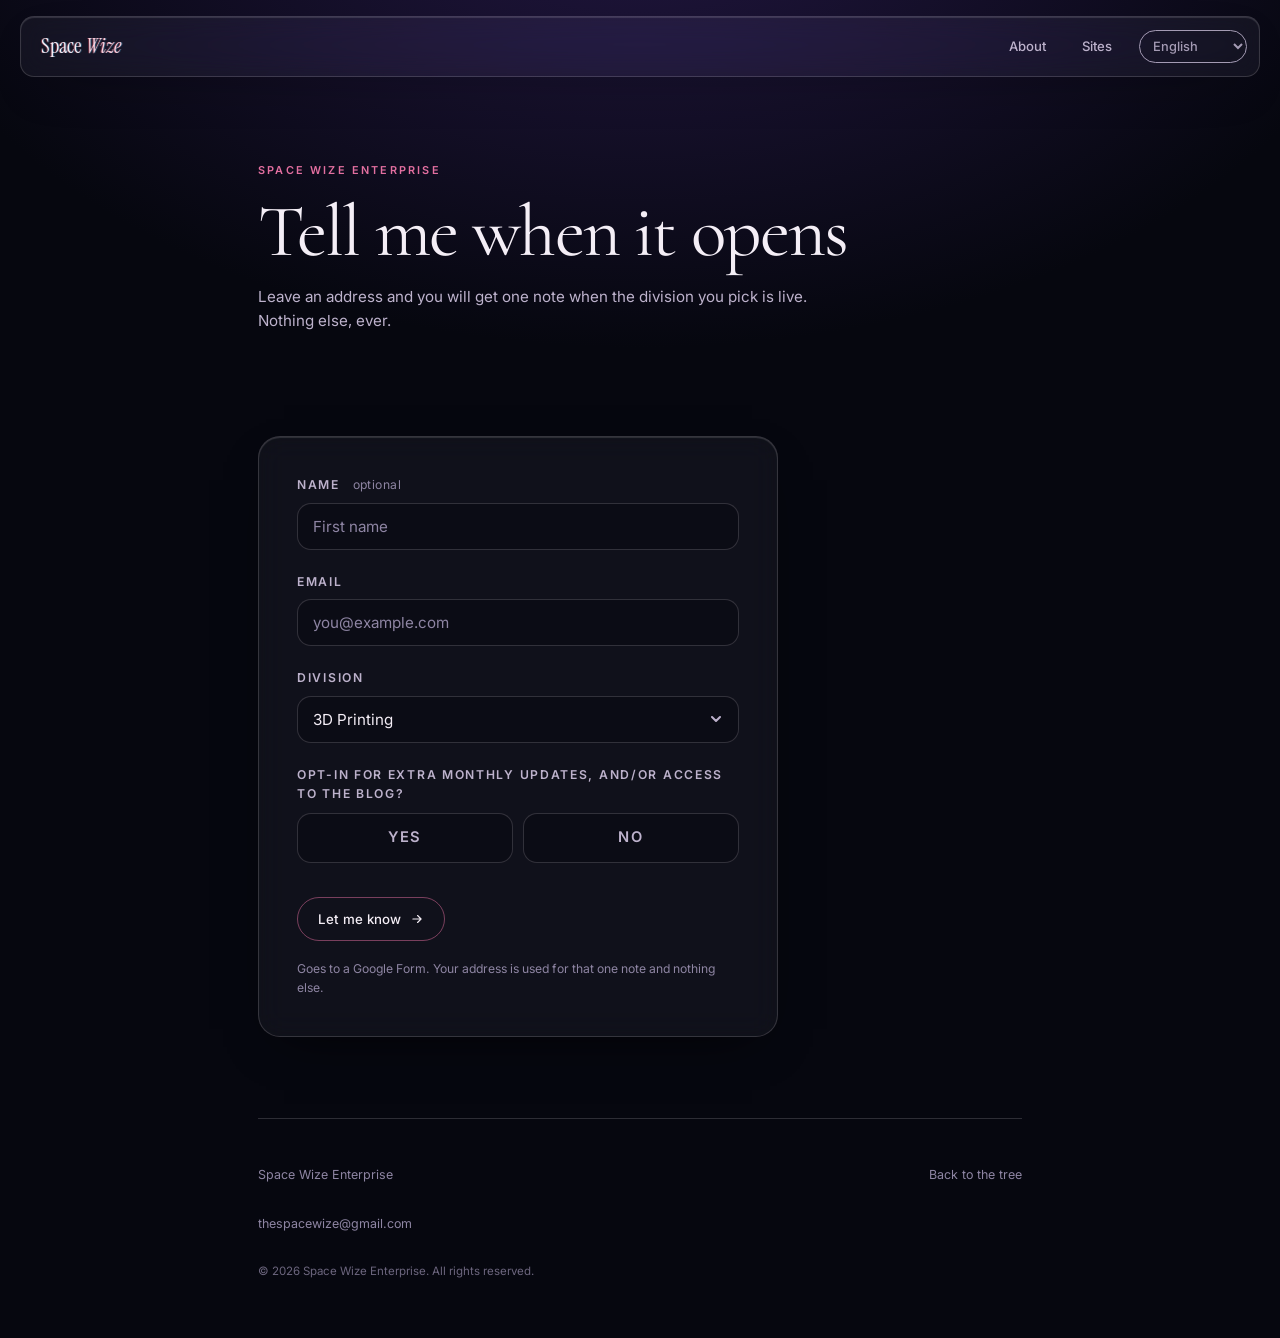
<file: notify.html>
<!DOCTYPE html>
<html lang="en">
<head>
<meta charset="utf-8">
<meta name="viewport" content="width=device-width, initial-scale=1">
<title>Tell me when it opens - Space Wize Enterprise</title>
<meta name="description" content="Get a note when a Space Wize Enterprise division opens.">
<meta name="robots" content="noindex">
<meta name="theme-color" content="#06070F">
<meta property="og:type" content="website">
<meta property="og:site_name" content="Space Wize Enterprise">
<meta property="og:title" content="Tell me when it opens - Space Wize Enterprise">
<meta property="og:description" content="Get a note when a Space Wize Enterprise division opens.">
<meta property="og:image" content="https://spacewize.dev/assets/og/card.png">
<meta property="og:image:alt" content="A cherry tree in blossom against a glowing moon, at night.">
<meta property="og:image:width" content="1200">
<meta property="og:image:height" content="630">
<meta name="twitter:card" content="summary_large_image">
<meta name="twitter:title" content="Tell me when it opens - Space Wize Enterprise">
<meta name="twitter:description" content="Get a note when a Space Wize Enterprise division opens.">
<meta name="twitter:image" content="https://spacewize.dev/assets/og/card.png">
<link rel="preconnect" href="https://fonts.googleapis.com">
<link rel="preconnect" href="https://fonts.gstatic.com" crossorigin>
<link href="https://fonts.googleapis.com/css2?family=Cormorant:wght@300;400;500;600&family=Instrument+Serif:ital@0;1&family=Inter:wght@300;400;500;600&display=swap" rel="stylesheet">
<link rel="icon" href="favicon.ico" sizes="any">
<link rel="icon" type="image/png" sizes="32x32" href="assets/icons/icon-32.png">
<link rel="icon" type="image/png" sizes="192x192" href="assets/icons/icon-192.png">
<link rel="apple-touch-icon" href="assets/icons/icon-180.png">
<link rel="stylesheet" href="assets/css/style.css">
<!-- languages: must load here, before the page is drawn -->
<script src="/assets/js/lang.js"></script>
</head>
<body class="page">

<a class="skip" href="#main">Skip to content</a>

<header class="topbar">
  <div class="topbar-inner glass">
    <a class="wordmark" href="/">Space <em>Wize</em></a>
    <nav class="topnav" aria-label="Primary">
      <a href="/about">About</a>
      <a href="/sites">Sites</a>
    </nav>
  </div>
</header>

<main id="main">
  <div class="shell">

    <div class="page-head">
      <p class="eyebrow">Space Wize Enterprise</p>
      <h1>Tell me when it opens</h1>
      <p class="lede">Leave an address and you will get one note when
        <span id="whichDivision">this division</span> is live. Nothing else, ever.</p>
    </div>

    <!-- Posts to the same Google Form the responses have always gone to;
         only the surface is ours. The action and the entry names below are
         the form's own, so answers land in the same sheet. -->
    <form class="notify-form glass" id="notifyForm"
          action="https://docs.google.com/forms/d/e/1FAIpQLSdAHzy9cm3SSZYHs1xCQntc_JIGqm_JXKaLDcl1ay5AfcI04w/formResponse"
          method="POST">

      <div class="field">
        <label for="fName">Name <span class="opt">optional</span></label>
        <input id="fName" name="entry.1138461797" type="text" maxlength="40"
               autocomplete="given-name" placeholder="First name">
      </div>

      <div class="field">
        <label for="fEmail">Email</label>
        <input id="fEmail" name="entry.1879581011" type="email" required maxlength="254"
               autocomplete="email" placeholder="you@example.com">
      </div>

      <div class="field">
        <label for="fDivision">Division</label>
        <select id="fDivision" name="entry.996979780" required>
          <option value="3D Printing">3D Printing</option>
          <option value="Dropshipping">Dropshipping</option>
          <option value="Real Estate Development">Real Estate Development</option>
          <option value="Game Development">Game Development</option>
          <option value="Books">Books</option>
          <option value="Web Development">Web Development</option>
        </select>
      </div>

      <fieldset class="field choice">
        <!-- Worded to match the Google Form's own question, so what someone
             agrees to here is what the response sheet says they agreed to. -->
        <legend>Opt-in for extra monthly updates, and/or access to the blog?</legend>
        <div class="choice-row">
          <label class="choice-opt">
            <input type="radio" name="entry.538647971" value="Yes" required>
            <span>Yes</span>
          </label>
          <label class="choice-opt">
            <input type="radio" name="entry.538647971" value="No" required>
            <span>No</span>
          </label>
        </div>
        <!-- Neither is pre-selected on purpose. It is a marketing opt-in
             and the form marks it required, so the answer should be the
             visitor's rather than a default they did not notice. -->
      </fieldset>

      <!-- Bait. A person never sees this and never tabs into it, so anything
           typed here came from a script filling every input it found. Not a
           real defence on its own: the form's address and entry names are in
           this page's source, and a bot that posts straight to Google never
           loads this field at all. -->
      <div aria-hidden="true"
           style="position:absolute;left:-9999px;width:1px;height:1px;overflow:hidden">
        <label for="fCompany">Company</label>
        <input id="fCompany" name="company" type="text" tabindex="-1" autocomplete="off">
      </div>

      <button class="btn btn-live" type="submit" id="notifySubmit">
        <span id="notifySubmitText">Let me know</span>
        <svg class="arrow" width="14" height="14" viewBox="0 0 24 24" fill="none"
             stroke="currentColor" stroke-width="2" stroke-linecap="round"
             stroke-linejoin="round" aria-hidden="true">
          <path d="M5 12h14M13 6l6 6-6 6"/>
        </svg>
      </button>

      <p class="notify-note">Goes to a Google Form. Your address is used for
        that one note and nothing else.</p>
    </form>

    <div class="notify-done glass" id="notifyDone" hidden>
      <h2>That's it</h2>
      <p id="doneLine">You will hear from me when it opens.</p>
      <a class="btn" href="/">
        <span>Back to the tree</span>
        <svg class="arrow" width="14" height="14" viewBox="0 0 24 24" fill="none"
             stroke="currentColor" stroke-width="2" stroke-linecap="round"
             stroke-linejoin="round" aria-hidden="true">
          <path d="M5 12h14M13 6l6 6-6 6"/>
        </svg>
      </a>
    </div>

    <footer class="foot">
      <div class="foot-brand">
        <p>Space Wize Enterprise</p>
        <p><a href="mailto:thespacewize@gmail.com">thespacewize@gmail.com</a></p>
        <p class="foot-copy">© 2026 Space Wize Enterprise. All rights reserved.</p>
      </div>
      <p><a href="/">Back to the tree</a></p>
    </footer>

  </div>
</main>

<script>window.swzTranslate && swzTranslate();</script>
<script src="/assets/js/form-guard.js"></script>
<script>
(function () {
  var form   = document.getElementById('notifyForm');
  var select = document.getElementById('fDivision');
  var which  = document.getElementById('whichDivision');
  var done   = document.getElementById('notifyDone');
  var btn    = document.getElementById('notifySubmit');
  var btnTxt = document.getElementById('notifySubmitText');

  /* The same rules the Google Form is set to enforce (see form-guard.js).
     If that file did not load, the form still works - it is just unguarded
     on the page, which is no worse than before. */
  var guard = window.swzGuard;
  if (guard) {
    guard.bind(document.getElementById('fName'),  guard.check.firstName);
    guard.bind(document.getElementById('fEmail'), guard.check.email);
  }

  /* which division the visitor arrived asking about */
  var wanted = new URLSearchParams(location.search).get('division') || '';
  var matched = '';
  for (var i = 0; i < select.options.length; i++) {
    if (select.options[i].value.toLowerCase() === wanted.toLowerCase()) {
      select.selectedIndex = i;
      matched = select.options[i].value;
      break;
    }
  }
  which.textContent = matched || 'the division you pick';
  if (matched) document.title = matched + ' - Space Wize Enterprise';

  /* A cross-origin POST cannot be read back, so the answer is aimed at a
     hidden frame and the frame loading is the signal it went. Without
     script the form posts normally and Google shows its own confirmation
     - worse, but never broken. */
  var sink = document.createElement('iframe');
  sink.name = 'swz-form-sink';
  sink.setAttribute('aria-hidden', 'true');
  sink.style.display = 'none';
  document.body.appendChild(sink);
  form.target = 'swz-form-sink';

  var sent = false;
  function finish() {
    if (!sent) return;
    done.querySelector('#doneLine').textContent =
      'You will hear from me when ' + select.value + ' opens.';
    form.hidden = true;
    done.hidden = false;
    done.querySelector('h2').setAttribute('tabindex', '-1');
    done.querySelector('h2').focus();
  }
  sink.addEventListener('load', finish);

  /* Two cheap tells that the sender is a script rather than a person: the
     bait field has something in it, or the form went back within a couple of
     seconds of the page loading. Both fail silently - a bot told why it was
     caught is a bot that gets fixed. */
  var bait   = document.getElementById('fCompany');
  var loaded = Date.now();

  form.addEventListener('submit', function (e) {
    if (guard) guard.trim(form);
    if (bait.value !== '' || Date.now() - loaded < 2000) {
      e.preventDefault();
      done.querySelector('#doneLine').textContent =
        'You will hear from me when ' + select.value + ' opens.';
      form.hidden = true;
      done.hidden = false;
      return;
    }
    sent = true;
    btn.disabled = true;
    btnTxt.textContent = 'Sending…';
    /* the frame's load event is the only confirmation available, and it
       can be missed - never leave the button dead */
    setTimeout(finish, 2500);
  });
})();
</script>

</body>
</html>
</file>
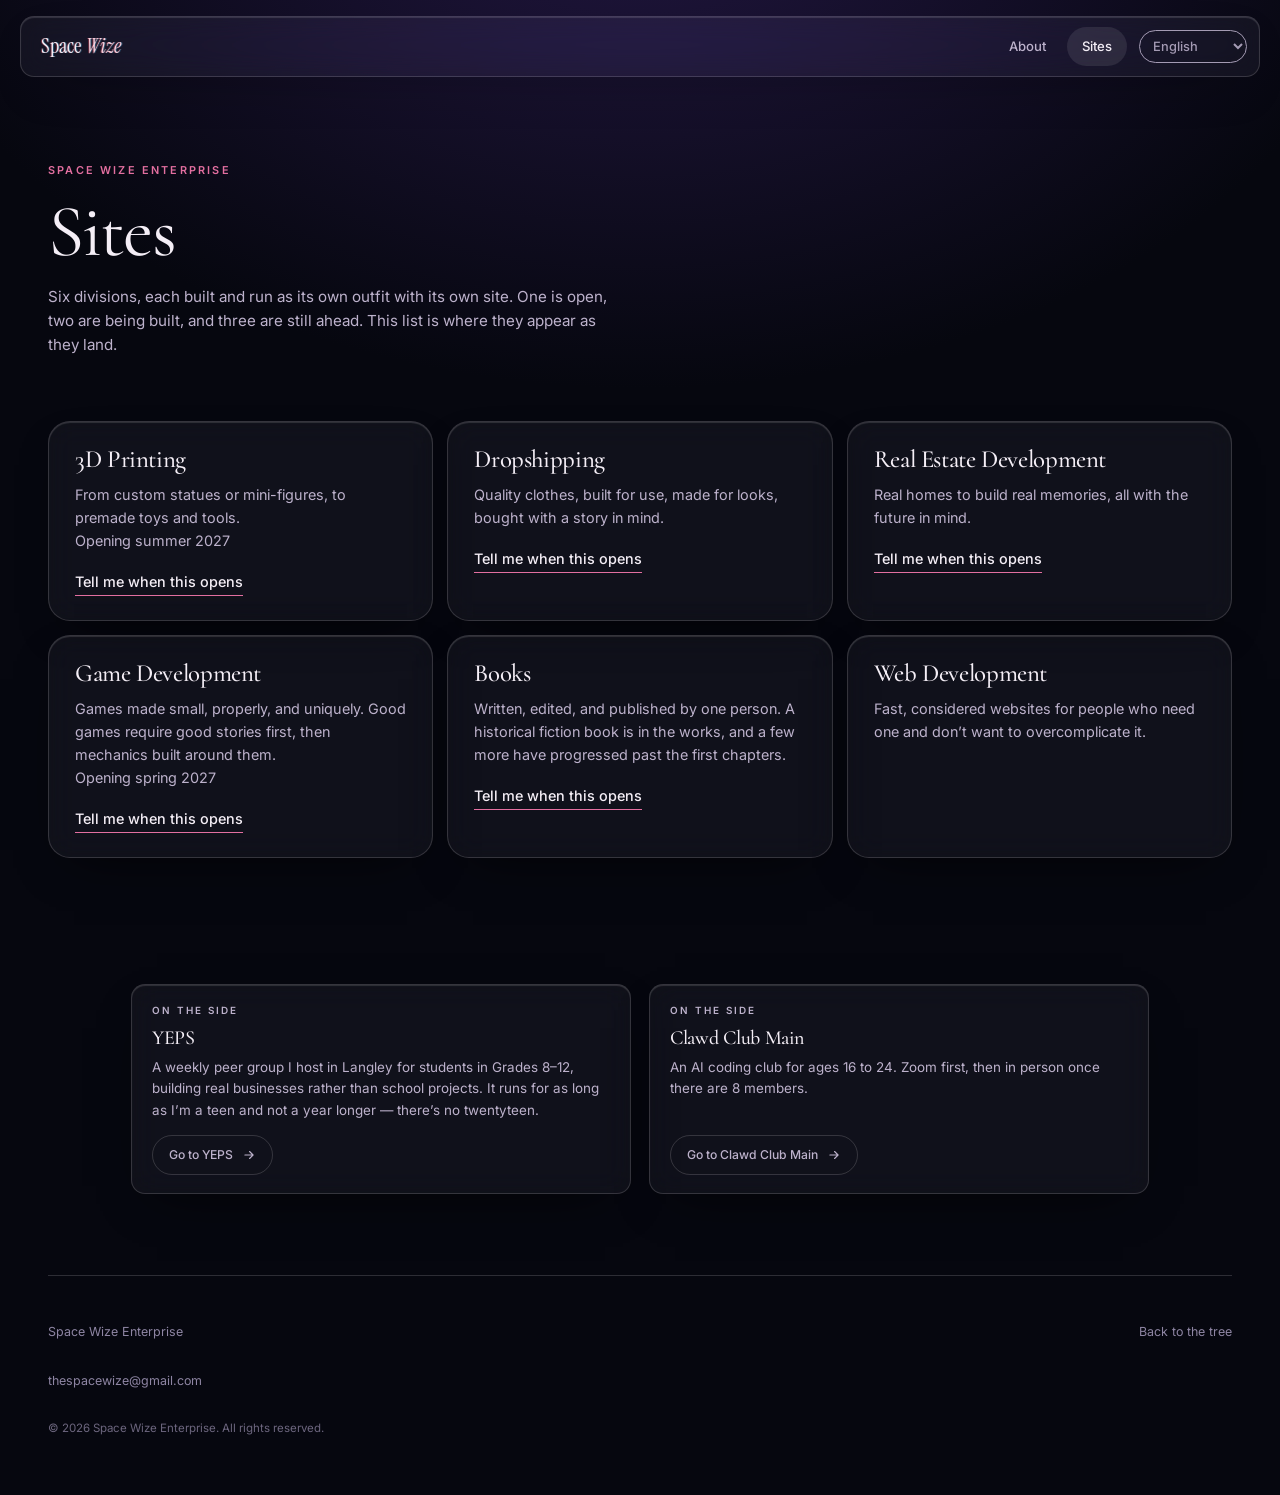
<file: sites.html>
<!DOCTYPE html>
<html lang="en">
<head>
<meta charset="utf-8">
<meta name="viewport" content="width=device-width, initial-scale=1">
<title>Sites - Space Wize Enterprise</title>
<meta name="description" content="The six Space Wize Enterprise divisions: web development, 3D printing, dropshipping, real estate development, game development, and books.">
<meta name="theme-color" content="#06070F">
<link rel="canonical" href="https://spacewize.dev/sites">
<meta property="og:type" content="website">
<meta property="og:site_name" content="Space Wize Enterprise">
<meta property="og:url" content="https://spacewize.dev/sites">
<meta property="og:title" content="Sites - Space Wize Enterprise">
<meta property="og:description" content="The six Space Wize Enterprise divisions: web development, 3D printing, dropshipping, real estate development, game development, and books.">
<meta property="og:image" content="https://spacewize.dev/assets/og/card.png">
<meta property="og:image:alt" content="A cherry tree in blossom against a glowing moon, at night.">
<meta property="og:image:width" content="1200">
<meta property="og:image:height" content="630">
<meta name="twitter:card" content="summary_large_image">
<meta name="twitter:title" content="Sites - Space Wize Enterprise">
<meta name="twitter:description" content="The six Space Wize Enterprise divisions: web development, 3D printing, dropshipping, real estate development, game development, and books.">
<meta name="twitter:image" content="https://spacewize.dev/assets/og/card.png">
<link rel="preconnect" href="https://fonts.googleapis.com">
<link rel="preconnect" href="https://fonts.gstatic.com" crossorigin>
<link href="https://fonts.googleapis.com/css2?family=Cormorant:wght@300;400;500;600&family=Instrument+Serif:ital@0;1&family=Inter:wght@300;400;500;600&display=swap" rel="stylesheet">
<link rel="icon" href="favicon.ico" sizes="any">
<link rel="icon" type="image/png" sizes="32x32" href="assets/icons/icon-32.png">
<link rel="icon" type="image/png" sizes="192x192" href="assets/icons/icon-192.png">
<link rel="apple-touch-icon" href="assets/icons/icon-180.png">
<link rel="stylesheet" href="assets/css/style.css">
<!-- languages: must load here, before the page is drawn -->
<script src="/assets/js/lang.js"></script>
</head>
<body class="page">

<a class="skip" href="#main">Skip to content</a>

<header class="topbar">
  <div class="topbar-inner glass">
    <a class="wordmark" href="/">Space <em>Wize</em></a>
    <nav class="topnav" aria-label="Primary">
      <a href="/about">About</a>
      <a href="/sites" aria-current="page">Sites</a>
    </nav>
  </div>
</header>

<main id="main">
  <div class="shell wide">

    <div class="page-head">
      <p class="eyebrow">Space Wize Enterprise</p>
      <h1>Sites</h1>
      <p class="lede">Six divisions, each built and run as its own outfit with its own
        site. One is open, two are being built, and three are still ahead. This
        list is where they appear as they land.</p>
    </div>

    <ul class="tree-list">
      <li>
        <div class="branch-card glass" data-live="false">
          <span class="tag"><span class="pip"></span>In build</span>
          <h3>3D Printing</h3>
          <p>From custom statues or mini-figures, to premade toys and tools.</p>
            <p class="card-when">Opening summer 2027</p>
          <div class="card-acts">
            <a class="card-notify" href="/notify?division=3D%20Printing">Tell me when this opens</a>
          </div>
        </div>
      </li>
      <li>
        <div class="branch-card glass" data-live="false">
          <span class="tag"><span class="pip"></span>Planned</span>
          <h3>Dropshipping</h3>
          <p>Quality clothes, built for use, made for looks, bought with a story in mind.</p>
          <div class="card-acts">
            <a class="card-notify" href="/notify?division=Dropshipping">Tell me when this opens</a>
          </div>
        </div>
      </li>
      <li>
        <div class="branch-card glass" data-live="false">
          <span class="tag"><span class="pip"></span>Planned</span>
          <h3>Real Estate Development</h3>
          <p>Real homes to build real memories, all with the future in mind.</p>
          <div class="card-acts">
            <a class="card-notify" href="/notify?division=Real%20Estate%20Development">Tell me when this opens</a>
          </div>
        </div>
      </li>
      <li>
        <div class="branch-card glass" data-live="false">
          <span class="tag"><span class="pip"></span>In build</span>
          <h3>Game Development</h3>
          <p>Games made small, properly, and uniquely. Good games require good stories first, then mechanics built around them.</p>
            <p class="card-when">Opening spring 2027</p>
          <div class="card-acts">
            <a class="card-notify" href="/notify?division=Game%20Development">Tell me when this opens</a>
          </div>
        </div>
      </li>
      <li>
        <div class="branch-card glass" data-live="false">
          <span class="tag"><span class="pip"></span>Planned</span>
          <h3>Books</h3>
          <p>Written, edited, and published by one person. A historical fiction book is in the works, and a few more have progressed past the first chapters.</p>
          <div class="card-acts">
            <a class="card-notify" href="/notify?division=Books">Tell me when this opens</a>
          </div>
        </div>
      </li>
      <li>
        <a class="branch-card glass" data-live="true" href="/webdev/">
          <span class="tag"><span class="pip"></span>Live</span>
          <h3>Web Development</h3>
          <p>Fast, considered websites for people who need one and don&rsquo;t want to overcomplicate it.</p>
        </a>
      </li>
    </ul>

    <!-- the two side projects sit next to each other -->
    <div class="aside-pair">
    <section class="aside-note glass" aria-labelledby="yeps-head">
      <p class="eyebrow">On the side</p>
      <h2 id="yeps-head">YEPS</h2>
      <p>A weekly peer group I host in Langley for students in Grades 8&ndash;12,
        building real businesses rather than school projects. It runs for as long
        as I&rsquo;m a teen and not a year longer &mdash; there&rsquo;s no twentyteen.</p>
      <div class="card-acts">
        <a class="btn btn-sm" href="/yeps/">
          <span>Go to YEPS</span>
          <svg class="arrow" width="14" height="14" viewBox="0 0 24 24" fill="none"
               stroke="currentColor" stroke-width="2" stroke-linecap="round"
               stroke-linejoin="round" aria-hidden="true">
            <path d="M5 12h14M13 6l6 6-6 6"/>
          </svg></a>
      </div>
    </section>

    <section class="aside-note glass" aria-labelledby="clawd-head">
      <p class="eyebrow">On the side</p>
      <h2 id="clawd-head" translate="no">Clawd Club Main</h2>
      <p>An AI coding club for ages 16 to 24. Zoom first, then in person once there are 8 members.</p>
      <div class="card-acts">
        <a class="btn btn-sm" href="https://space-wize-enterprise.github.io/Clawed-Club/" target="_blank" rel="noopener">
          <span>Go to Clawd Club Main</span>
          <svg class="arrow" width="14" height="14" viewBox="0 0 24 24" fill="none"
               stroke="currentColor" stroke-width="2" stroke-linecap="round"
               stroke-linejoin="round" aria-hidden="true">
            <path d="M5 12h14M13 6l6 6-6 6"/>
          </svg></a>
      </div>
    </section>
    </div>

    <footer class="foot">
      <div class="foot-brand">
        <p>Space Wize Enterprise</p>
        <p><a href="mailto:thespacewize@gmail.com">thespacewize@gmail.com</a></p>
        <p class="foot-copy">© 2026 Space Wize Enterprise. All rights reserved.</p>
      </div>
      <p><a href="/">Back to the tree</a></p>
    </footer>

  </div>
</main>

</body>
</html>
</file>
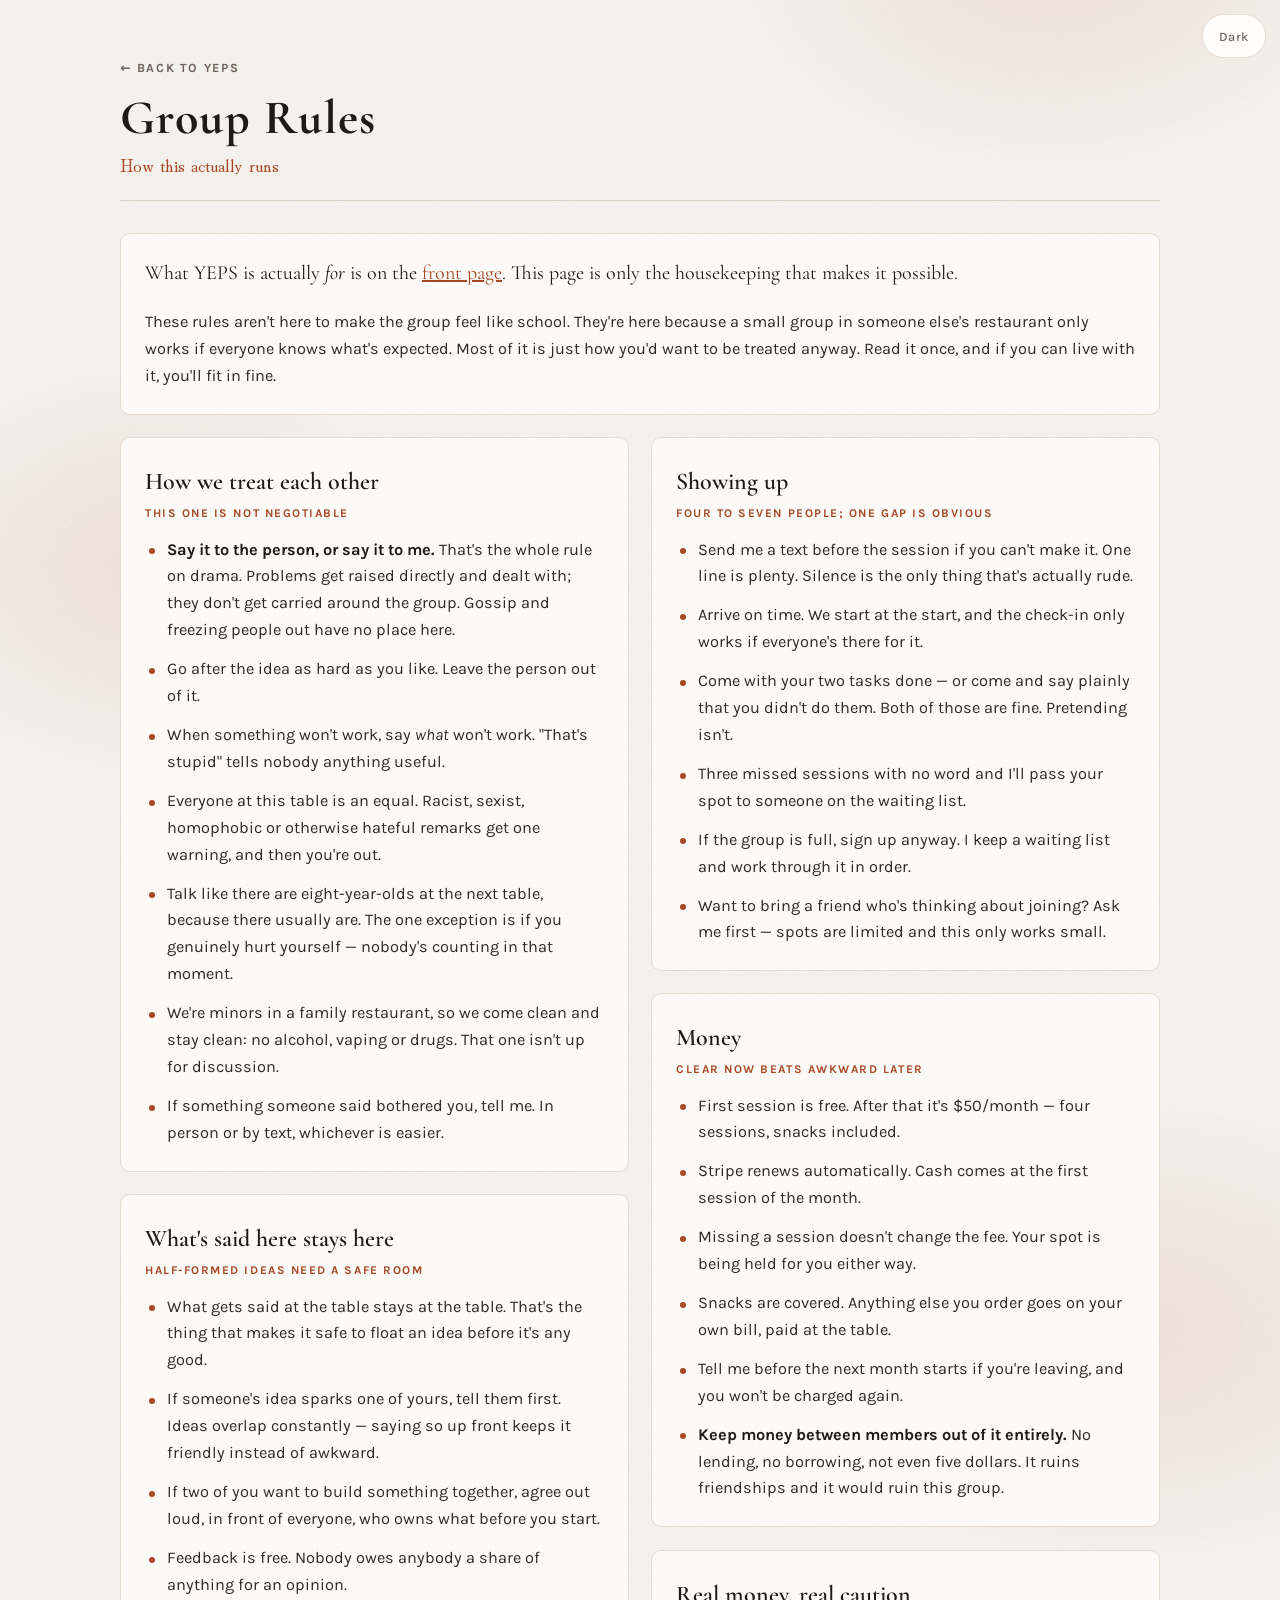
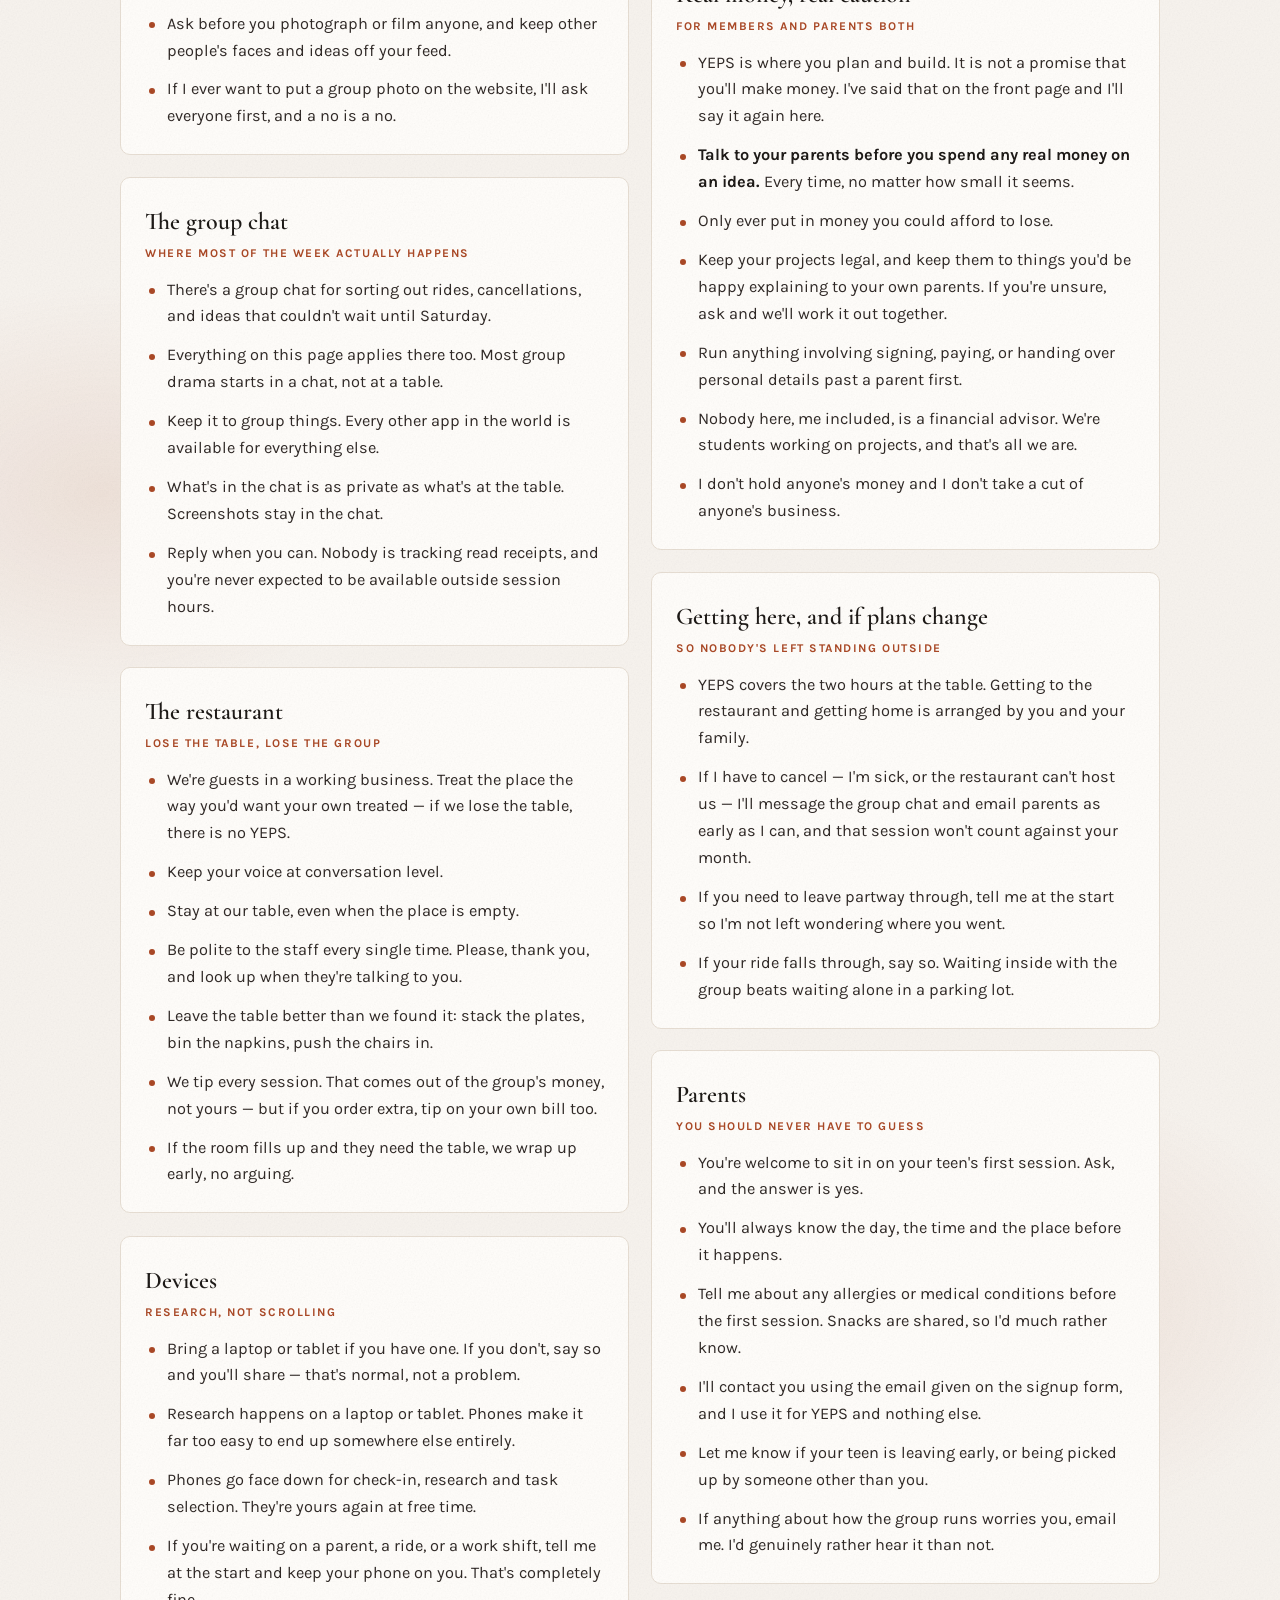
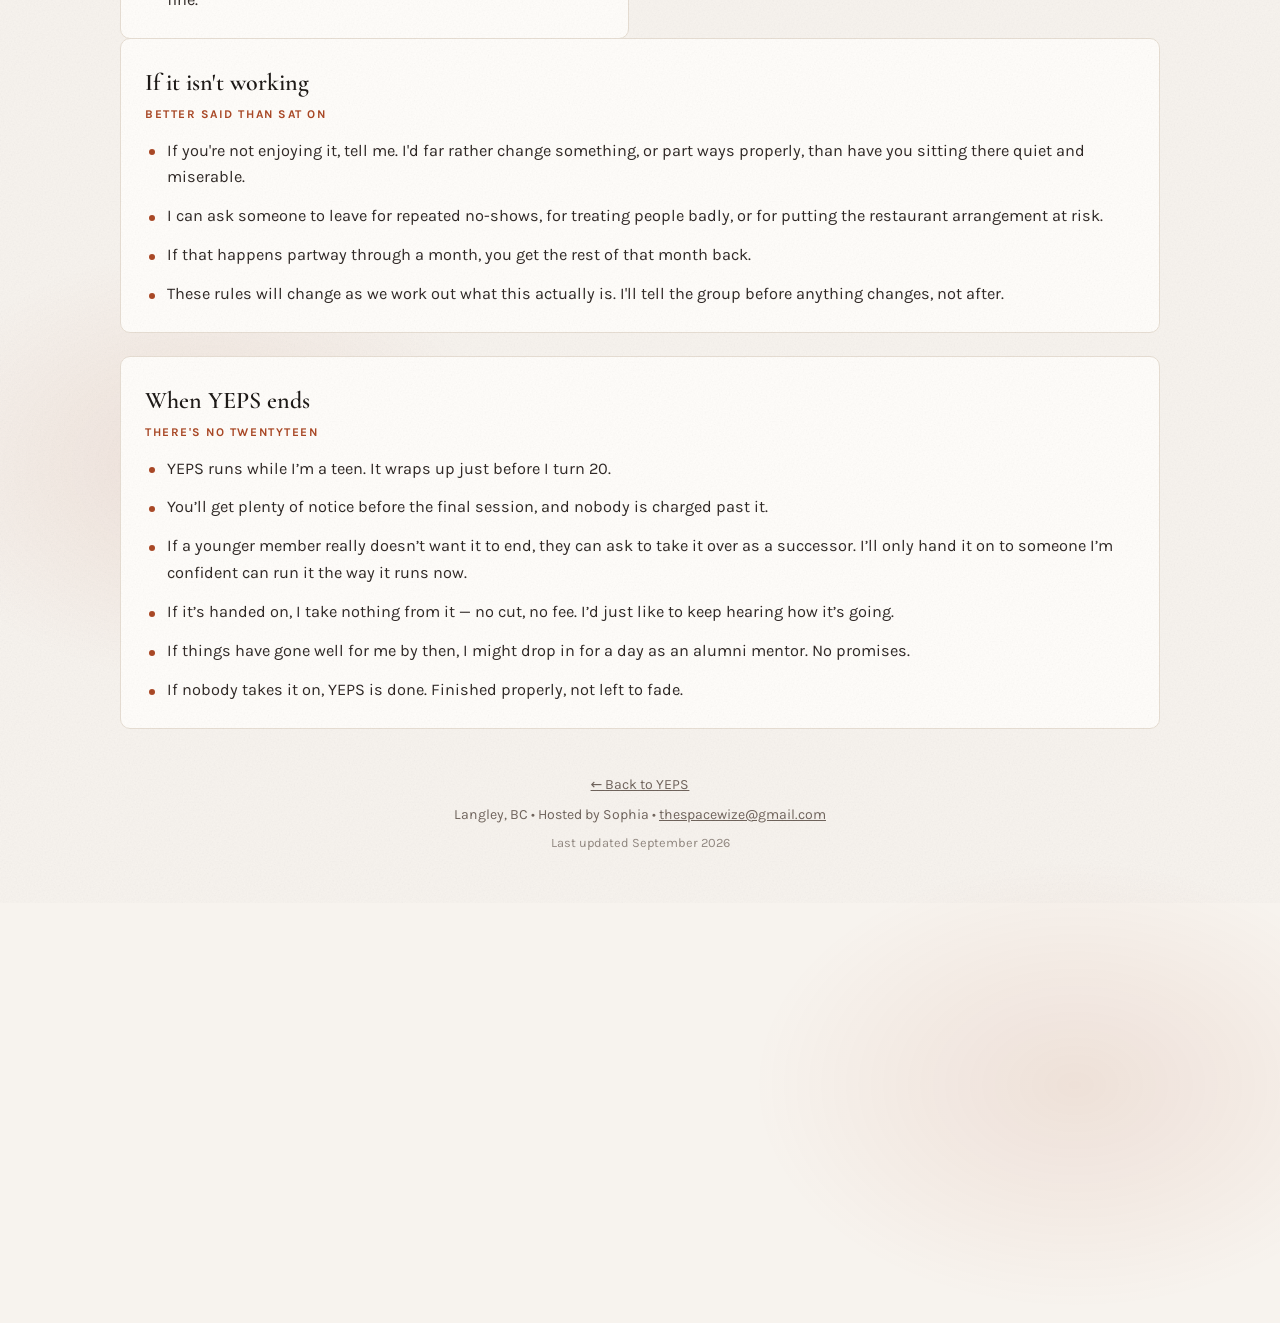
<file: yeps/rules.html>
<!DOCTYPE html>
<html lang="en" data-palette="dark">
<head>
<meta charset="UTF-8">
<meta name="viewport" content="width=device-width, initial-scale=1.0">
<meta name="theme-color" content="#1a1a1a">
<title>YEPS — Group Rules</title>
<meta name="description" content="The rules for YEPS, a weekly peer group for Grades 8-12 in Langley, BC: the restaurant, devices, ideas, attendance, money, conduct and safety.">
<script>
(function () {
  var d = document.documentElement;
  d.classList.add('js');
  var saved = null;
  try { saved = localStorage.getItem('yeps-palette'); } catch (e) {}
  if (saved !== 'light' && saved !== 'dark') {
    saved = window.matchMedia && window.matchMedia('(prefers-color-scheme: light)').matches
      ? 'light' : 'dark';
  }
  d.setAttribute('data-palette', saved);
})();
</script>

<meta property="og:type" content="website">
<meta property="og:site_name" content="YEPS">
<meta property="og:title" content="YEPS — Group Rules">
<meta property="og:description" content="How the group runs: the restaurant, devices, ideas, attendance, money, conduct and safety.">
<link rel="canonical" href="https://spacewize.dev/yeps/rules">
<meta property="og:url" content="https://spacewize.dev/yeps/rules">
<meta property="og:image" content="https://spacewize.dev/assets/og/card.png">
<meta property="og:image:alt" content="A cherry tree in blossom against a glowing moon, at night.">
<meta property="og:image:width" content="1200">
<meta property="og:image:height" content="630">
<meta name="twitter:image" content="https://spacewize.dev/assets/og/card.png">
<meta name="twitter:card" content="summary_large_image">

<link rel="icon" href="data:image/svg+xml,%3Csvg xmlns='http://www.w3.org/2000/svg' viewBox='0 0 32 32'%3E%3Crect width='32' height='32' rx='7' fill='%23e07a5f'/%3E%3Ctext x='16' y='24' font-family='Georgia,serif' font-size='21' font-weight='700' text-anchor='middle' fill='%231a1a1a'%3EY%3C/text%3E%3C/svg%3E">

<link rel="preconnect" href="https://fonts.googleapis.com">
<link rel="preconnect" href="https://fonts.gstatic.com" crossorigin>
<link href="https://fonts.googleapis.com/css2?family=Cormorant+Garamond:wght@400;600;700&family=Hina+Mincho&family=Karla:wght@400;500;700&display=swap" rel="stylesheet">
<style>
:root {
  --bg: #1a1a1a;
  --card: #242424;
  --card-border: #2e2e2e;
  --accent: #e07a5f;
  --accent-hover: #d46a4f;
  --accent-ink: #1a1a1a;
  --text: #f0e9e4;
  --text-strong: #ffffff;
  --text-dim: #b8a9a0;
  --rule: #333333;
  --glow: rgba(224, 122, 95, 0.16);
  --grain-opacity: 0.17;
}
:root[data-palette="light"] {
  --bg: #f7f3ee;
  --card: #fffdfa;
  --card-border: #e6ddd2;
  --accent: #a8431f;
  --accent-hover: #8e3617;
  --accent-ink: #fffdfa;
  --text: #2a2320;
  --text-strong: #171310;
  --text-dim: #6b5f57;
  --rule: #ddd2c4;
  --glow: rgba(168, 67, 31, 0.10);
  --grain-opacity: 0.09;
}

* { box-sizing: border-box; }

body {
  position: relative;
  font-family: 'Karla', system-ui, -apple-system, 'Segoe UI', sans-serif;
  background-color: var(--bg);
  color: var(--text);
  line-height: 1.65;
  margin: 0;
  padding-block: 20px;
  padding-left: 20px;
  padding-right: 20px;
  display: flex;
  justify-content: center;
  transition: background-color .35s ease, color .35s ease;
  -webkit-font-smoothing: antialiased;
}

.grain {
  position: absolute;
  top: 0; bottom: 0; left: 0; right: 0;
  z-index: 3; pointer-events: none;
  opacity: var(--grain-opacity);
  background-image: url("data:image/svg+xml,%3Csvg xmlns='http://www.w3.org/2000/svg' width='220' height='220'%3E%3Cfilter id='n'%3E%3CfeTurbulence type='fractalNoise' baseFrequency='0.62' numOctaves='4' stitchTiles='stitch'/%3E%3CfeColorMatrix type='saturate' values='0'/%3E%3C/filter%3E%3Crect width='220' height='220' filter='url(%23n)'/%3E%3C/svg%3E");
  background-repeat: repeat;
  background-size: 220px 220px;
}

.glow {
  position: absolute;
  top: -240px; bottom: -420px; left: 0; right: 0;
  z-index: 0; pointer-events: none;
  background:
    radial-gradient(460px 320px at 82%  4%, var(--glow), transparent 70%),
    radial-gradient(400px 300px at 12% 17%, var(--glow), transparent 70%),
    radial-gradient(520px 340px at 88% 33%, var(--glow), transparent 70%),
    radial-gradient(420px 300px at  8% 49%, var(--glow), transparent 70%),
    radial-gradient(480px 330px at 78% 66%, var(--glow), transparent 70%),
    radial-gradient(430px 310px at 16% 82%, var(--glow), transparent 70%),
    radial-gradient(460px 320px at 84% 95%, var(--glow), transparent 70%);
  will-change: transform;
}

.container { max-width: 1040px; width: 100%; position: relative; z-index: 1; }

/* Two columns that pack by height rather than by row. A grid would make
   every row as tall as its tallest card and leave holes under the short
   ones; a column flow lets each card sit directly under the one above it. */
.grid {
  columns: 2;
  column-gap: 22px;
}
.grid .card {
  break-inside: avoid;
  -webkit-column-break-inside: avoid;
  page-break-inside: avoid;
  margin-bottom: 22px;
}

@media (max-width: 760px) {
  .grid { columns: 1; }
}

.palette-toggle {
  position: fixed; top: 14px; right: 14px; z-index: 5;
  font-family: 'Karla', sans-serif; font-size: .8rem; font-weight: 500;
  letter-spacing: .04em;
  color: var(--text-dim);
  background: var(--card);
  border: 1px solid var(--card-border);
  border-radius: 999px;
  padding: 10px 16px; min-height: 44px; cursor: pointer;
  transition: color .2s ease, border-color .2s ease, background .35s ease;
}
.palette-toggle:hover, .palette-toggle:focus-visible { color: var(--accent); border-color: var(--accent); }

header { padding-top: 34px; padding-bottom: 22px; margin-bottom: 32px; position: relative; }
header::after {
  content: ""; position: absolute; left: 0; bottom: 0; height: 1px;
  width: 100%; background: var(--rule);
  transform: scaleX(0); transform-origin: left;
  animation: draw 1.1s cubic-bezier(.22,.61,.36,1) .15s forwards;
}
@keyframes draw { to { transform: scaleX(1); } }

.back {
  display: inline-block; margin-bottom: 14px;
  font-size: .78rem; font-weight: 700; letter-spacing: .13em;
  text-transform: uppercase; color: var(--text-dim); text-decoration: none;
}
.back:hover, .back:focus-visible { color: var(--accent); }

h1 {
  font-family: 'Cormorant Garamond', Georgia, serif;
  font-weight: 700; color: var(--text-strong);
  margin: 0 0 6px 0; font-size: clamp(2.2rem, 9vw, 3rem);
  letter-spacing: .03em; line-height: 1.05;
}
.tagline {
  font-family: 'Hina Mincho', 'Cormorant Garamond', serif;
  color: var(--accent); font-size: clamp(1rem, 4vw, 1.15rem);
}

.card {
  background: var(--card);
  padding: 24px; border-radius: 10px; margin-bottom: 22px;
  border: 1px solid var(--card-border);
  transition: background .35s ease, border-color .35s ease;
}
.js .card {
  opacity: 0;
  transform: perspective(1000px) rotateX(-14deg) translateY(28px);
  transform-origin: top center;
  transition: opacity .55s ease, transform .8s cubic-bezier(.16,1.02,.3,1),
              background .35s ease, border-color .35s ease;
}
.js .card.in { opacity: 1; transform: perspective(1000px) rotateX(0deg) translateY(0); }

h2 {
  font-family: 'Cormorant Garamond', Georgia, serif;
  color: var(--text-strong); margin-top: 0; margin-bottom: .1em;
  font-size: 1.5rem; font-weight: 600;
}
.why {
  font-size: .74rem; font-weight: 700; letter-spacing: .13em;
  text-transform: uppercase; color: var(--accent); margin-bottom: 1.1em;
}
p { font-size: 1.02rem; margin: 0 0 1em 0; }
p:last-child { margin-bottom: 0; }
strong { color: var(--text-strong); font-weight: 700; }
a { color: var(--accent); }

ul.rules { list-style: none; margin: 0; padding: 0; }
ul.rules li {
  position: relative; padding: 0 0 12px 22px; font-size: 1.02rem;
}
ul.rules li:last-child { padding-bottom: 0; }
ul.rules li::before {
  content: ""; position: absolute; left: 4px; top: .72em;
  width: 6px; height: 6px; border-radius: 50%;
  background: var(--accent);
}

.lede {
  font-family: 'Cormorant Garamond', Georgia, serif;
  font-size: 1.25rem; line-height: 1.55; color: var(--text-strong);
}

footer {
  text-align: center; color: var(--text-dim);
  font-size: .88rem; margin-top: 45px; padding-bottom: 30px;
}
footer p { font-size: .88rem; margin: 0 0 6px 0; }
footer a { color: var(--text-dim); }
footer a:hover, footer a:focus-visible { color: var(--accent); }
.updated { font-size: .8rem; opacity: .75; }

:focus-visible { outline: 2px solid var(--accent); outline-offset: 3px; border-radius: 3px; }

@media (max-width: 480px) {
  .card { padding: 20px 18px; }
  body { padding-left: 16px; padding-right: 16px; }
}

@media (prefers-reduced-motion: reduce) {
  *, *::after { animation: none !important; transition: none !important; }
  header::after { transform: scaleX(1); }
  .glow { transform: none !important; }
  .js .card { opacity: 1 !important; transform: none !important; }
}
</style>
</head>
<body>

<div class="glow" aria-hidden="true"></div>
<div class="grain" aria-hidden="true"></div>

<button class="palette-toggle" id="paletteToggle" type="button">Light</button>

<div class="container">

  <header>
    <a class="back" href="/yeps/">&larr; Back to YEPS</a>
    <h1>Group Rules</h1>
    <div class="tagline">How this actually runs</div>
  </header>

  <main>

    <section class="card">
      <p class="lede">What YEPS is actually <em>for</em> is on the <a href="/yeps/">front page</a>. This page is only the housekeeping that makes it possible.</p>
      <p>These rules aren't here to make the group feel like school. They're here because a small group in someone else's restaurant only works if everyone knows what's expected. Most of it is just how you'd want to be treated anyway. Read it once, and if you can live with it, you'll fit in fine.</p>
    </section>

    <div class="grid">

      <section class="card">
        <h2>How we treat each other</h2>
        <div class="why">This one is not negotiable</div>
        <ul class="rules">
          <li><strong>Say it to the person, or say it to me.</strong> That's the whole rule on drama. Problems get raised directly and dealt with; they don't get carried around the group. Gossip and freezing people out have no place here.</li>
          <li>Go after the idea as hard as you like. Leave the person out of it.</li>
          <li>When something won't work, say <em>what</em> won't work. "That's stupid" tells nobody anything useful.</li>
          <li>Everyone at this table is an equal. Racist, sexist, homophobic or otherwise hateful remarks get one warning, and then you're out.</li>
          <li>Talk like there are eight-year-olds at the next table, because there usually are. The one exception is if you genuinely hurt yourself &mdash; nobody's counting in that moment.</li>
          <li>We're minors in a family restaurant, so we come clean and stay clean: no alcohol, vaping or drugs. That one isn't up for discussion.</li>
          <li>If something someone said bothered you, tell me. In person or by text, whichever is easier.</li>
        </ul>
      </section>

      <section class="card">
        <h2>What's said here stays here</h2>
        <div class="why">Half-formed ideas need a safe room</div>
        <ul class="rules">
          <li>What gets said at the table stays at the table. That's the thing that makes it safe to float an idea before it's any good.</li>
          <li>If someone's idea sparks one of yours, tell them first. Ideas overlap constantly &mdash; saying so up front keeps it friendly instead of awkward.</li>
          <li>If two of you want to build something together, agree out loud, in front of everyone, who owns what before you start.</li>
          <li>Feedback is free. Nobody owes anybody a share of anything for an opinion.</li>
          <li>Ask before you photograph or film anyone, and keep other people's faces and ideas off your feed.</li>
          <li>If I ever want to put a group photo on the website, I'll ask everyone first, and a no is a no.</li>
        </ul>
      </section>

      <section class="card">
        <h2>The group chat</h2>
        <div class="why">Where most of the week actually happens</div>
        <ul class="rules">
          <li>There's a group chat for sorting out rides, cancellations, and ideas that couldn't wait until Saturday.</li>
          <li>Everything on this page applies there too. Most group drama starts in a chat, not at a table.</li>
          <li>Keep it to group things. Every other app in the world is available for everything else.</li>
          <li>What's in the chat is as private as what's at the table. Screenshots stay in the chat.</li>
          <li>Reply when you can. Nobody is tracking read receipts, and you're never expected to be available outside session hours.</li>
        </ul>
      </section>

      <section class="card">
        <h2>The restaurant</h2>
        <div class="why">Lose the table, lose the group</div>
        <ul class="rules">
          <li>We're guests in a working business. Treat the place the way you'd want your own treated &mdash; if we lose the table, there is no YEPS.</li>
          <li>Keep your voice at conversation level.</li>
          <li>Stay at our table, even when the place is empty.</li>
          <li>Be polite to the staff every single time. Please, thank you, and look up when they're talking to you.</li>
          <li>Leave the table better than we found it: stack the plates, bin the napkins, push the chairs in.</li>
          <li>We tip every session. That comes out of the group's money, not yours &mdash; but if you order extra, tip on your own bill too.</li>
          <li>If the room fills up and they need the table, we wrap up early, no arguing.</li>
        </ul>
      </section>

      <section class="card">
        <h2>Devices</h2>
        <div class="why">Research, not scrolling</div>
        <ul class="rules">
          <li>Bring a laptop or tablet if you have one. If you don't, say so and you'll share &mdash; that's normal, not a problem.</li>
          <li>Research happens on a laptop or tablet. Phones make it far too easy to end up somewhere else entirely.</li>
          <li>Phones go face down for check-in, research and task selection. They're yours again at free time.</li>
          <li>If you're waiting on a parent, a ride, or a work shift, tell me at the start and keep your phone on you. That's completely fine.</li>
        </ul>
      </section>

      <section class="card">
        <h2>Showing up</h2>
        <div class="why">Four to seven people; one gap is obvious</div>
        <ul class="rules">
          <li>Send me a text before the session if you can't make it. One line is plenty. Silence is the only thing that's actually rude.</li>
          <li>Arrive on time. We start at the start, and the check-in only works if everyone's there for it.</li>
          <li>Come with your two tasks done &mdash; or come and say plainly that you didn't do them. Both of those are fine. Pretending isn't.</li>
          <li>Three missed sessions with no word and I'll pass your spot to someone on the waiting list.</li>
          <li>If the group is full, sign up anyway. I keep a waiting list and work through it in order.</li>
          <li>Want to bring a friend who's thinking about joining? Ask me first &mdash; spots are limited and this only works small.</li>
        </ul>
      </section>

      <section class="card">
        <h2>Money</h2>
        <div class="why">Clear now beats awkward later</div>
        <ul class="rules">
          <li>First session is free. After that it's $50/month &mdash; four sessions, snacks included.</li>
          <li>Stripe renews automatically. Cash comes at the first session of the month.</li>
          <li>Missing a session doesn't change the fee. Your spot is being held for you either way.</li>
          <li>Snacks are covered. Anything else you order goes on your own bill, paid at the table.</li>
          <li>Tell me before the next month starts if you're leaving, and you won't be charged again.</li>
          <li><strong>Keep money between members out of it entirely.</strong> No lending, no borrowing, not even five dollars. It ruins friendships and it would ruin this group.</li>
        </ul>
      </section>

      <section class="card">
        <h2>Real money, real caution</h2>
        <div class="why">For members and parents both</div>
        <ul class="rules">
          <li>YEPS is where you plan and build. It is not a promise that you'll make money. I've said that on the front page and I'll say it again here.</li>
          <li><strong>Talk to your parents before you spend any real money on an idea.</strong> Every time, no matter how small it seems.</li>
          <li>Only ever put in money you could afford to lose.</li>
          <li>Keep your projects legal, and keep them to things you'd be happy explaining to your own parents. If you're unsure, ask and we'll work it out together.</li>
          <li>Run anything involving signing, paying, or handing over personal details past a parent first.</li>
          <li>Nobody here, me included, is a financial advisor. We're students working on projects, and that's all we are.</li>
          <li>I don't hold anyone's money and I don't take a cut of anyone's business.</li>
        </ul>
      </section>

      <section class="card">
        <h2>Getting here, and if plans change</h2>
        <div class="why">So nobody's left standing outside</div>
        <ul class="rules">
          <li>YEPS covers the two hours at the table. Getting to the restaurant and getting home is arranged by you and your family.</li>
          <li>If I have to cancel &mdash; I'm sick, or the restaurant can't host us &mdash; I'll message the group chat and email parents as early as I can, and that session won't count against your month.</li>
          <li>If you need to leave partway through, tell me at the start so I'm not left wondering where you went.</li>
          <li>If your ride falls through, say so. Waiting inside with the group beats waiting alone in a parking lot.</li>
        </ul>
      </section>

      <section class="card">
        <h2>Parents</h2>
        <div class="why">You should never have to guess</div>
        <ul class="rules">
          <li>You're welcome to sit in on your teen's first session. Ask, and the answer is yes.</li>
          <li>You'll always know the day, the time and the place before it happens.</li>
          <li>Tell me about any allergies or medical conditions before the first session. Snacks are shared, so I'd much rather know.</li>
          <li>I'll contact you using the email given on the signup form, and I use it for YEPS and nothing else.</li>
          <li>Let me know if your teen is leaving early, or being picked up by someone other than you.</li>
          <li>If anything about how the group runs worries you, email me. I'd genuinely rather hear it than not.</li>
        </ul>
      </section>

    </div>

    <section class="card">
      <h2>If it isn't working</h2>
      <div class="why">Better said than sat on</div>
      <ul class="rules">
        <li>If you're not enjoying it, tell me. I'd far rather change something, or part ways properly, than have you sitting there quiet and miserable.</li>
        <li>I can ask someone to leave for repeated no-shows, for treating people badly, or for putting the restaurant arrangement at risk.</li>
        <li>If that happens partway through a month, you get the rest of that month back.</li>
        <li>These rules will change as we work out what this actually is. I'll tell the group before anything changes, not after.</li>
      </ul>
    </section>

    <section class="card" id="ending">
      <h2>When YEPS ends</h2>
      <div class="why">There's no twentyteen</div>
      <ul class="rules">
        <li>YEPS runs while I&rsquo;m a teen. It wraps up just before I turn 20.</li>
        <li>You&rsquo;ll get plenty of notice before the final session, and nobody is charged past it.</li>
        <li>If a younger member really doesn&rsquo;t want it to end, they can ask to take it over as a successor. I&rsquo;ll only hand it on to someone I&rsquo;m confident can run it the way it runs now.</li>
        <li>If it&rsquo;s handed on, I take nothing from it &mdash; no cut, no fee. I&rsquo;d just like to keep hearing how it&rsquo;s going.</li>
        <li>If things have gone well for me by then, I might drop in for a day as an alumni mentor. No promises.</li>
        <li>If nobody takes it on, YEPS is done. Finished properly, not left to fade.</li>
      </ul>
    </section>

  </main>

  <footer>
    <p><a href="/yeps/">&larr; Back to YEPS</a></p>
    <p>Langley, BC &bull; Hosted by Sophia &bull; <a href="mailto:thespacewize@gmail.com">thespacewize@gmail.com</a></p>
    <p class="updated">Last updated September 2026</p>
  </footer>

</div>

<script>
(function () {
  var root = document.documentElement;
  var reduce = window.matchMedia('(prefers-reduced-motion: reduce)');
  var btn = document.getElementById('paletteToggle');

  function applyPalette(p) {
    root.setAttribute('data-palette', p);
    btn.textContent = p === 'dark' ? 'Light' : 'Dark';
    btn.setAttribute('aria-label', 'Switch to ' + (p === 'dark' ? 'light' : 'dark') + ' palette');
  }
  applyPalette(root.getAttribute('data-palette') === 'light' ? 'light' : 'dark');

  var chosen = null;
  try { chosen = localStorage.getItem('yeps-palette'); } catch (e) {}
  var hasChoice = (chosen === 'light' || chosen === 'dark');

  btn.addEventListener('click', function () {
    var next = root.getAttribute('data-palette') === 'dark' ? 'light' : 'dark';
    applyPalette(next);
    hasChoice = true;
    try { localStorage.setItem('yeps-palette', next); } catch (e) {}
  });

  var scheme = window.matchMedia && window.matchMedia('(prefers-color-scheme: light)');
  if (scheme && scheme.addEventListener) {
    scheme.addEventListener('change', function (e) {
      if (!hasChoice) applyPalette(e.matches ? 'light' : 'dark');
    });
  }

  var cards = Array.prototype.slice.call(document.querySelectorAll('.card'));
  var glow = document.querySelector('.glow');
  var px = 0, py = 0, tx = 0, ty = 0, ticking = false, pending = 0;
  var finePointer = window.matchMedia('(pointer: fine)').matches;

  function revealAll() { cards.forEach(function (c) { c.classList.add('in'); }); }

  function frame() {
    ticking = false;
    if (reduce.matches) return;
    var vh = window.innerHeight;
    for (var i = 0; i < cards.length; i++) {
      if (!cards[i].classList.contains('in') &&
          cards[i].getBoundingClientRect().top < vh * 0.88) cards[i].classList.add('in');
    }
    px += (tx - px) * 0.08;
    py += (ty - py) * 0.08;
    glow.style.transform = 'translate3d(' + px + 'px,' + (window.scrollY * -0.08 + py) + 'px,0)';
    if (Math.abs(tx - px) > 0.4 || Math.abs(ty - py) > 0.4) request();
  }
  function request() {
    if (ticking) return;
    ticking = true;
    pending = requestAnimationFrame(function () { pending = 0; frame(); });
  }

  if (reduce.matches) revealAll();

  window.addEventListener('scroll', request, { passive: true });
  window.addEventListener('resize', request);
  document.addEventListener('visibilitychange', function () {
    if (document.hidden) return;
    if (pending) cancelAnimationFrame(pending);
    pending = 0; ticking = false;
    request();
  });
  if (finePointer) {
    window.addEventListener('pointermove', function (e) {
      tx = (e.clientX / window.innerWidth - 0.5) * 46;
      ty = (e.clientY / window.innerHeight - 0.5) * 32;
      request();
    }, { passive: true });
  }
  request();
  setTimeout(function () {
    if (!cards[0].classList.contains('in')) revealAll();
  }, 2500);
})();
</script>

</body>
</html>
</file>
<file: assets/css/style.css>
/* ============================================================
   SPACE WIZE ENTERPRISE — umbrella
   Night-band tokens inherited from the Space Wize web design site.
   The tree is the signature. Everything else stays quiet.
   ============================================================ */
:root{
  /* night band */
  --void:      #06070F;
  --deep:      #0C1026;
  --midnight:  #171B3A;
  --dusk:      #241844;

  /* accents */
  --cherry:    #E36FA0;
  --wisteria:  #C9A0DC;
  --magenta:   #E8579F;
  --teal:      #4FD8CF;
  --sakura:    #FBD3E0;
  --lilac:     #CFC4E0;

  /* from the Space Wize Enterprise logo — sliced sun and RGB split */
  --coral:     #E8556A;
  --amber:     #F5A65B;
  --cyan:      #4FC3F7;

  /* ink */
  --ink:       #F4EEF6;
  --ink-soft:  #BDB2CC;
  --ink-faint: #8E85A3;
  --line:      rgba(244,238,246,.16);

  /* system */
  --shell:     1240px;
  /* the six-card grid needs more room than the reading column; the bar
     is not allowed to grow with it */
  --shell-wide:1420px;
  --r-lg:      22px;
  --r-md:      14px;
  --r-pill:    999px;
  --ease:      cubic-bezier(.16,1,.3,1);

  --display:   'Cormorant', Georgia, serif;
  --brand:     'Instrument Serif', Georgia, serif;
  --body:      'Inter', system-ui, -apple-system, sans-serif;
}

*,*::before,*::after{box-sizing:border-box}
html{-webkit-text-size-adjust:100%}
body{
  margin:0;
  background:var(--void);
  color:var(--ink);
  font-family:var(--body);
  font-size:16px;
  line-height:1.6;
  -webkit-font-smoothing:antialiased;
}
img,svg,canvas{display:block;max-width:100%}
a{color:inherit;text-decoration:none}
h1,h2,h3{margin:0;font-weight:400;line-height:1.05;letter-spacing:-.015em}

:focus-visible{
  outline:2.5px solid var(--teal);
  outline-offset:3px;
  border-radius:6px;
}

.skip{
  position:absolute;left:12px;top:-70px;z-index:200;
  background:var(--ink);color:var(--void);
  padding:12px 18px;border-radius:var(--r-pill);
  font-size:.85rem;font-weight:500;
  transition:top .2s var(--ease);
}
.skip:focus{top:12px}

.sr-only{
  position:absolute;width:1px;height:1px;
  padding:0;margin:-1px;overflow:hidden;
  clip:rect(0 0 0 0);white-space:nowrap;border:0;
}

/* ============================================================
   glass
   ============================================================ */
.glass{
  position:relative;
  background:rgba(255,255,255,.045);
  backdrop-filter:blur(14px) saturate(1.3);
  -webkit-backdrop-filter:blur(14px) saturate(1.3);
  border:1px solid var(--line);
  box-shadow:inset 0 1px 1px rgba(255,255,255,.14),
             0 18px 50px -26px rgba(0,0,0,.9);
}

/* A live blur over text that is scrolling underneath it is the costly
   kind: the phone re-blurs the whole bar every frame of every flick. On
   touch, wherever the bar sits over reading, it is a plain dark bar
   instead - near-identical to look at, and free. */
@media (hover:none){
  .page .topbar-inner,
  body[data-level="1"] .topbar-inner,
  body[data-level="2"] .topbar-inner{
    -webkit-backdrop-filter:none;backdrop-filter:none;
    background:rgba(16,14,32,.92);
  }
}

/* ============================================================
   chrome — nav
   ============================================================ */
.topbar{
  position:fixed;inset:16px 16px auto 16px;z-index:40;
  display:flex;justify-content:center;
  pointer-events:none;
}
.topbar-inner{
  pointer-events:auto;
  width:100%;max-width:var(--shell);
  display:flex;align-items:center;justify-content:space-between;
  gap:20px;
  padding:10px 12px 10px 20px;
  border-radius:var(--r-md);
}
.wordmark{
  font-family:var(--brand);
  font-size:1.32rem;letter-spacing:.005em;
  white-space:nowrap;
  text-shadow:-1px 0 0 rgba(232,85,106,.42), 1px 0 0 rgba(79,195,247,.34);
}
.wordmark em{font-style:italic;color:var(--sakura)}

.topnav{display:flex;align-items:center;gap:6px}
.topnav a{
  padding:9px 15px;border-radius:var(--r-pill);
  font-size:.82rem;font-weight:500;
  color:var(--ink-soft);
  transition:color .2s var(--ease), background-color .2s var(--ease);
}
.topnav a:hover{color:var(--ink);background:rgba(255,255,255,.07)}
.topnav a[aria-current="page"]{color:var(--ink);background:rgba(255,255,255,.09)}

/* the divisions, by name, for anyone who would rather not hunt the tree for them */
.divs{position:relative}
.divs-btn{
  display:inline-flex;align-items:center;gap:7px;
  padding:9px 13px 9px 15px;border-radius:var(--r-pill);
  border:0;background:transparent;cursor:pointer;
  font-family:var(--body);font-size:.82rem;font-weight:500;
  color:var(--ink-soft);
  transition:color .2s var(--ease), background-color .2s var(--ease);
}
.divs-btn:hover,.divs-btn[aria-expanded="true"]{color:var(--ink);background:rgba(255,255,255,.07)}
.divs-btn svg{transition:transform .25s var(--ease)}
.divs-btn[aria-expanded="true"] svg{transform:rotate(180deg)}
.divs-menu{
  position:absolute;right:0;top:calc(100% + 14px);z-index:60;
  min-width:250px;margin:0;padding:8px;list-style:none;
  border-radius:var(--r-lg);
  background:rgba(12,16,38,.94);
  border:1px solid var(--line);
  box-shadow:0 24px 50px -20px rgba(0,0,0,.7);
  animation:divsIn .22s var(--ease);
}
.divs-menu[hidden]{display:none}
@keyframes divsIn{from{opacity:0;transform:translateY(-6px)}to{opacity:1;transform:none}}
.divs-menu button{
  display:flex;align-items:center;gap:10px;width:100%;
  min-height:44px;padding:9px 14px;
  border:0;border-radius:var(--r-md);background:transparent;
  color:var(--ink-soft);cursor:pointer;text-align:left;
  font-family:var(--body);font-size:.85rem;
}
.divs-menu button:hover,.divs-menu button:focus-visible,.divs-menu button[aria-current="true"]{color:var(--ink);background:rgba(255,255,255,.07)}
.divs-menu .pip{flex:0 0 auto;width:6px;height:6px;border-radius:50%;background:var(--ink-faint)}
.divs-menu [data-live="true"] .pip{background:var(--cherry);box-shadow:0 0 8px 1px rgba(227,111,160,.7)}
.divs-menu .divs-stage{margin-left:auto;padding-left:14px;font-size:.72rem;color:var(--ink-faint);white-space:nowrap}
.divs-menu [data-live="true"] .divs-stage{color:var(--cherry)}

/* leaving for a division: the circle swells out of the branch in blossom pink,
   then settles to the colour of the page it is about to become */
.page-leave{
  position:fixed;z-index:210;left:0;top:0;width:0;height:0;
  border-radius:50%;background:var(--cherry);
  transform:scale(0);visibility:hidden;pointer-events:none;
}
.page-leave[data-on="true"]{
  visibility:visible;transform:scale(1);background:#fbf5ef;
  transition:transform 900ms cubic-bezier(.6,0,.3,1), background-color 650ms ease 250ms;
}

/* ============================================================
   home — locked stage
   ============================================================ */
/* Default is the scrollable static list: what you get with no JS and
   no WebGL. The scene upgrades the page to a locked viewport once it
   has actually started. */
.stage{
  position:relative;
  min-height:100vh;
  overflow:hidden;
  background:
    radial-gradient(120% 80% at 50% 22%, var(--dusk) 0%, transparent 62%),
    radial-gradient(95% 75% at 50% 104%, var(--dusk) 0%, transparent 72%),
    var(--void);
}
body[data-scene="on"]{overflow:hidden}
body[data-scene="on"] .stage{position:fixed;inset:0;min-height:0}
#scene{position:absolute;inset:0;width:100%;height:100%;z-index:1;touch-action:none;cursor:grab}
#scene[data-grabbing="true"]{cursor:grabbing}
#scene[data-over="true"]{cursor:pointer}

/* vignette keeps the type legible over the canvas */
body[data-scene="on"] .stage::after{
  content:"";position:absolute;inset:0;z-index:2;pointer-events:none;
  background:
    /* a local scrim under the headline, rather than dimming the whole
       scene to make one corner readable */
    radial-gradient(46% 42% at 6% 88%, rgba(6,7,15,.86) 0%, transparent 72%),
    radial-gradient(92% 78% at 50% 42%, transparent 48%, rgba(6,7,15,.30) 100%),
    linear-gradient(to bottom, rgba(6,7,15,.45) 0%, transparent 26%, transparent 70%, rgba(6,7,15,.5) 100%);
}

/* Stage furniture only exists once the canvas is running — but only
   `display` is gated on that. Putting layout properties behind the
   body attribute raises their specificity above the media queries,
   and the responsive rules silently stop applying. */
.stage-copy,.hint{display:none}
body[data-scene="on"] .stage-copy{display:flex}
body[data-scene="on"] .hint{display:flex}

.stage-copy{
  position:absolute;left:0;right:0;bottom:0;z-index:20;
  padding:0 clamp(18px,4vw,48px) clamp(22px,4vh,40px);
  align-items:flex-end;justify-content:space-between;
  gap:32px;
  pointer-events:none;
  /* the whole stage is drag-to-rotate, so a stray drag across the
     headline should not leave a highlight behind */
  -webkit-user-select:none;user-select:none;
  transition:opacity .3s var(--ease);
}
.stage-copy > *{pointer-events:auto}
/* On a phone the text sits exactly where thumbs land, so it must not catch
   the touch: a swipe that starts on it has to reach the canvas, which is
   what turns the tree and what swipes up to About. Links in it still work. */
@media (hover:none){
  .stage-copy > *{pointer-events:none}
  .stage-copy a{pointer-events:auto}
}

.eyebrow{
  font-size:.68rem;font-weight:600;text-transform:uppercase;
  letter-spacing:.2em;color:var(--cherry);
  margin:0 0 14px;
}
.stage-copy h1{
  font-family:var(--display);
  font-size:clamp(2.1rem,4.6vw,3.6rem);
  font-weight:400;
  letter-spacing:-.02em;
  /* the logo's channel split, dialled down to where it reads as
     texture rather than as a broken screen */
  text-shadow:
    -1.4px 0 0 rgba(232,85,106,.5),
     1.4px 0 0 rgba(79,195,247,.4),
     0 0 40px rgba(227,111,160,.18);
  max-width:15ch;
}
.lede{
  margin:14px 0 0;
  color:var(--ink-soft);
  font-size:.95rem;
  max-width:46ch;
}

.stage-meta{
  text-align:right;
  font-size:.76rem;color:var(--wisteria);
  line-height:1.7;white-space:nowrap;
}
.status{display:flex;align-items:center;justify-content:flex-end;gap:8px;margin:0}
.dot{
  width:7px;height:7px;border-radius:50%;
  background:var(--cherry);
  box-shadow:0 0 10px 2px rgba(227,111,160,.6);
  animation:pulse 1.6s var(--ease) infinite;
}
@keyframes pulse{
  0%,100%{opacity:1;transform:scale(1)}
  50%{opacity:.45;transform:scale(1.45)}
}

/* drag affordance */
.hint{
  -webkit-user-select:none;user-select:none;
  position:absolute;left:50%;bottom:clamp(30px,5vh,48px);
  transform:translateX(-50%);
  z-index:20;
  align-items:center;gap:9px;
  padding:9px 16px;border-radius:var(--r-pill);
  font-size:.76rem;color:var(--ink-soft);
  white-space:nowrap;
  transition:opacity .5s var(--ease);
}
.hint[data-hidden="true"]{opacity:0;pointer-events:none}
/* on a wide screen the middle of the bottom edge is where the trunk meets the ground,
   so the hint sits to the right, above the corner details */
@media (min-width:901px){
  .hint{left:auto;right:clamp(18px,4vw,48px);transform:none;bottom:calc(clamp(22px,4vh,40px) + 168px)}
}
.hint .touch{display:none}
@media (hover:none){
  .hint .hover{display:none}
  .hint .touch{display:inline}
}

/* ============================================================
   blossom panel
   ============================================================ */
/* The card hangs off the open blossom on a cord, and swings when the
   tree is turned. Position and swing angle come from the scene. */
.tag{display:none}
body[data-scene="on"] .tag{display:flex}
/* A flat overlay pinned to the branch: the scene projects the anchor
   to screen space and writes transform/opacity, so neither is set
   here. transform-origin sits at the pin so the card swings from the
   cord rather than about its own middle. */
.tag{
  position:absolute;top:0;left:0;z-index:25;
  width:min(300px,82vw);
  flex-direction:column;align-items:center;
  transform-origin:50% 0;
  pointer-events:none;
  opacity:0;visibility:hidden;
  will-change:transform;
}

.tag-pin{
  width:9px;height:9px;border-radius:50%;
  border:1.5px solid var(--cyan);
  background:rgba(79,195,247,.2);
  box-shadow:0 0 10px 2px rgba(79,195,247,.5);
}
.tag-cord{
  width:1px;height:46px;
  background:linear-gradient(180deg, rgba(79,195,247,.15), var(--cyan));
  box-shadow:0 0 6px rgba(79,195,247,.55);
}

/* Out of the 3D layer, backdrop-filter works again — so the card gets
   its frosted glass back, over a fill dark enough to stay legible
   against the moon. */
.panel{
  /* the whole card forwards to the button's destination */
  cursor:pointer;
  position:relative;width:100%;
  padding:18px 20px;
  border-radius:var(--r-lg);
  pointer-events:auto;
  background:linear-gradient(158deg,
    rgba(36,24,68,.74) 0%,
    rgba(12,16,38,.8) 100%);
  backdrop-filter:blur(16px) saturate(1.3);
  -webkit-backdrop-filter:blur(16px) saturate(1.3);
  border:1px solid rgba(244,238,246,.2);
  box-shadow:inset 0 1px 1px rgba(255,255,255,.16),
             0 26px 60px -22px rgba(0,0,0,.95);
}
/* the punched hole the cord runs into */
.panel::after{
  content:"";position:absolute;top:9px;left:50%;
  width:16px;height:5px;margin-left:-8px;
  border-radius:999px;
  background:rgba(6,7,15,.75);
  box-shadow:inset 0 1px 1px rgba(0,0,0,.6), 0 0 0 1px rgba(79,195,247,.28);
}
.panel-status{
  display:inline-flex;align-items:center;gap:7px;
  font-size:.63rem;font-weight:600;text-transform:uppercase;
  letter-spacing:.16em;color:var(--ink-faint);
  margin-bottom:11px;
}
.panel-status .pip{
  width:6px;height:6px;border-radius:50%;
  background:var(--ink-faint);
}
.panel[data-live="true"] .panel-status{color:var(--cherry)}
.panel[data-live="true"] .pip{
  background:var(--cherry);
  box-shadow:0 0 8px 1px rgba(227,111,160,.7);
}
.panel h2{
  font-family:var(--display);
  font-size:1.5rem;font-weight:500;
  letter-spacing:-.02em;line-height:1.1;
}
.panel p{
  margin:11px 0 0;
  font-size:.88rem;color:#D3CADF;
  line-height:1.62;
}
.panel .btn{margin-top:17px}

.btn{
  display:inline-flex;align-items:center;gap:9px;
  min-height:44px;padding:11px 20px;
  border-radius:var(--r-pill);
  border:1px solid var(--line);
  background:transparent;color:var(--ink);
  font-family:var(--body);font-size:.83rem;font-weight:500;
  cursor:pointer;
  transition:background-color .22s var(--ease), border-color .22s var(--ease), color .22s var(--ease);
}
.btn:hover{background:rgba(255,255,255,.07)}
/* a second action next to a first one: same shape, less weight, and
   still over the 44px touch target once its own padding is counted */
.btn-sm{min-height:38px;padding:9px 16px;font-size:.76rem;color:var(--ink-soft)}
.btn-sm:hover{color:var(--ink)}
.panel-alt{margin-top:9px}
button.btn{font-family:var(--body);cursor:pointer}

/* ============================================================
   learn more
   What is planned for one division. Opens beside the tree from the
   button on that division's card, so the branch stays in view.
   ============================================================ */
.more{
  position:fixed;z-index:45;
  top:84px;right:16px;bottom:16px;
  width:min(440px,calc(100vw - 32px));
  display:flex;pointer-events:none;
}
.more[hidden]{display:none}
.more-inner{
  position:relative;pointer-events:auto;
  width:100%;overflow:auto;
  padding:30px 28px 30px;
  border-radius:var(--r-lg);
  background:linear-gradient(158deg, rgba(36,24,68,.92) 0%, rgba(12,16,38,.95) 100%);
  border:1px solid rgba(244,238,246,.2);
  box-shadow:inset 0 1px 1px rgba(255,255,255,.16), 0 26px 60px -22px rgba(0,0,0,.95);
  transform:translateX(28px);opacity:0;
  transition:transform .45s var(--ease), opacity .35s var(--ease);
}
.more[data-open="true"] .more-inner{transform:none;opacity:1}
.more-close{
  position:absolute;top:14px;right:14px;
  width:40px;height:40px;display:grid;place-items:center;
  border-radius:50%;border:1px solid var(--line);
  background:transparent;color:var(--ink-soft);cursor:pointer;
}
.more-close:hover{color:var(--ink);background:rgba(255,255,255,.07)}
.more .panel-status{margin-bottom:14px}
.more[data-near="true"] .panel-status{color:var(--cherry)}
.more h2{
  font-family:var(--display);font-weight:500;
  font-size:clamp(1.9rem,3.2vw,2.5rem);line-height:1.08;
  margin:0 46px 14px 0;
}
.more-line{color:var(--ink);font-size:1rem;line-height:1.6;margin:0 0 12px}
.more-when{color:var(--cherry);font-size:.85rem;margin:0 0 12px}
.more-body{
  margin:20px 0 24px;padding-top:20px;
  border-top:1px solid var(--line);
  color:var(--ink-soft);font-size:.94rem;line-height:1.7;
}
.more-body:empty{display:none}
.more-body p{margin:0 0 14px}
.more-body p:last-child{margin-bottom:0}
.more-todo{padding:14px 16px;border:1px dashed var(--ink-faint);border-radius:var(--r-md);color:var(--ink-faint)}
/* the card steps aside while its longer version is open */
body[data-more="open"] .tag{opacity:0 !important}
body[data-more="open"] .panel{pointer-events:none}
@media (max-width:720px){
  .more{top:auto;left:10px;right:10px;bottom:10px;width:auto;max-height:76vh}
  .more-inner{padding:24px 20px 22px;transform:translateY(28px)}
  body[data-more="open"] .stage-copy,
  body[data-more="open"] .hint{opacity:0;pointer-events:none}
}
@media (prefers-reduced-motion:reduce){
  .more-inner{transition:none}
}
/* .btn sets display, and a class beats the browser's own
   [hidden]{display:none} — so hiding one needs saying explicitly */
.btn[hidden]{display:none}
.btn-live{border-color:rgba(227,111,160,.5)}
.btn-live:hover{background:var(--cherry);border-color:var(--cherry);color:var(--void)}
.btn[aria-disabled="true"]{opacity:.45;cursor:not-allowed}
.btn[aria-disabled="true"]:hover{background:transparent}
.btn .arrow{transition:transform .22s var(--ease)}
.btn:hover .arrow{transform:translateX(3px)}

/* ============================================================
   keyboard access to the branches
   ============================================================ */
.branch-keys{
  position:absolute;left:-9999px;top:0;z-index:50;
}
/* the :focus-within rule below would otherwise beat [hidden] */
.branch-keys[hidden]{display:none}
.branch-keys:focus-within{
  left:clamp(18px,4vw,48px);top:96px;
  display:flex;flex-direction:column;gap:6px;
  padding:14px;border-radius:var(--r-lg);
  background:rgba(12,16,38,.94);
  border:1px solid var(--line);
}
.branch-keys button,.branch-keys a{
  display:flex;align-items:center;
  min-height:44px;padding:9px 16px;
  border-radius:var(--r-pill);border:1px solid transparent;
  background:transparent;color:var(--ink-soft);
  font-family:var(--body);font-size:.83rem;text-align:left;
  cursor:pointer;
}
.branch-keys button:hover,.branch-keys a:hover{color:var(--ink);background:rgba(255,255,255,.07)}

/* ============================================================
   no-webgl fallback + /sites listing
   ============================================================ */
.fallback{
  position:relative;z-index:20;
  max-width:var(--shell-wide);margin:0 auto;
  padding:clamp(110px,16vh,150px) clamp(18px,4vw,48px) 70px;
}
.tree-list{
  list-style:none;margin:0 auto;padding:0;
  display:grid;gap:14px;
  /* Three across, centred, without hard-coding the count: the cap and
     the minimum are set so a fourth column cannot meet the minimum and
     a third comfortably can. Still falls to two and then one on its
     own as the window narrows — no breakpoints to keep in step.

     330/1160 rather than 268/1020 because at 372px per card the two
     longest lines wrap to three rather than four, which is what makes
     every card in the grid come out the same height. */
  max-width:1312px;
  grid-template-columns:repeat(auto-fit,minmax(330px,1fr));
}
.tree-list li{margin:0}
.branch-card{
  display:block;height:100%;
  padding:24px 26px;border-radius:var(--r-lg);
  transition:transform .3s var(--ease), border-color .3s var(--ease);
}
a.branch-card:hover{transform:translateY(-4px);border-color:rgba(227,111,160,.45)}
.branch-card h3{
  font-family:var(--display);font-size:clamp(1.55rem,1.9vw,1.7rem);font-weight:500;
  margin-bottom:11px;
}
.branch-card p{margin:0;color:var(--ink-soft);font-size:clamp(.9rem,1.1vw,1rem)}
.branch-card .tag{
  display:inline-flex;align-items:center;gap:7px;
  font-size:.70rem;font-weight:600;text-transform:uppercase;
  letter-spacing:.16em;color:var(--ink-faint);
  margin-bottom:14px;
}
.branch-card[data-live="true"] .tag{color:var(--cherry)}
.branch-card .pip{width:6px;height:6px;border-radius:50%;background:currentColor}

/* ============================================================
   inner pages
   ============================================================ */
.page{
  min-height:100vh;
  background:
    radial-gradient(100% 60% at 50% -10%, var(--dusk) 0%, transparent 60%),
    var(--void);
}
.shell{max-width:860px;margin:0 auto;padding:0 clamp(18px,4vw,48px)}
.wide{max-width:var(--shell-wide)}
.page-head{padding:clamp(120px,18vh,190px) 0 clamp(40px,7vh,68px)}
.page-head h1{
  font-family:var(--display);
  font-size:clamp(2.6rem,7vw,4.6rem);
  font-weight:400;letter-spacing:-.025em;
}
.page-head .lede{max-width:56ch}
.prose{padding-bottom:clamp(70px,12vh,120px)}
.prose p{margin:0 0 22px;color:var(--ink-soft);max-width:64ch}
.prose h2{
  font-family:var(--display);font-size:1.9rem;font-weight:500;
  margin:44px 0 16px;
}

.foot{
  border-top:1px solid var(--line);
  margin-top:clamp(50px,9vh,90px);
  padding:34px 0 46px;
  font-size:.78rem;color:var(--ink-faint);
  display:flex;justify-content:space-between;gap:20px;flex-wrap:wrap;
}
.foot a:hover{color:var(--ink)}
.foot-brand{display:flex;flex-direction:column;gap:4px}
.foot-copy{font-size:.72rem;color:var(--ink-faint);opacity:.75}

/* the tree view's only persistent chrome is .stage-meta, corner
   bottom-right — a credit anywhere else in that view is invisible,
   sitting behind the canvas */
.stage-copy-line{
  margin-top:10px;padding-top:10px;
  border-top:1px solid var(--line);
  font-size:.68rem;color:inherit;opacity:.7;
}
/* the address sits with the location it belongs to, above the credit */
.stage-contact{margin-top:2px;font-size:.74rem}
.stage-contact a{color:inherit}
.stage-contact a:hover{color:var(--ink)}
.fallback-contact{margin-top:40px;font-size:.85rem;color:var(--ink-faint)}

/* the no-JS/no-WebGL fallback is real, scrolling document flow */
.fallback-copy{
  margin-top:44px;padding-top:22px;
  border-top:1px solid var(--line);
  font-size:.72rem;color:var(--ink-faint);opacity:.75;
}

/* ============================================================
   responsive
   ============================================================ */
@media (max-width:900px){
  .stage-copy{flex-direction:column;align-items:flex-start;gap:18px}
  .stage-meta{text-align:left}
  .status{justify-content:flex-start}
  /* the canopy fills the frame at this width, so the tag gets smaller
     and the headline steps aside while one is open */
  .tag-cord{height:34px}
  body[data-panel="open"] .stage-copy,
  body[data-panel="open"] .hint{opacity:0;pointer-events:none}
}
@media (max-width:820px){
  /* 18vh of a phone screen is most of the first screenful spent on nothing.
     Pulled in so the title and the opening line land above the fold. */
  .page-head{padding:74px 0 26px}
  .prose h2{margin:36px 0 14px}
}

/* Each paragraph arrives as it is scrolled to, on phones only. The reveal
   class is added by script, so with no JS everything is simply visible, and
   the opening block is shown at once rather than fading in under the
   reader's thumb. */
@media (max-width:820px){
  .prose.reveal > *{
    opacity:0;transform:translateY(14px);
    transition:opacity .55s var(--ease),transform .55s var(--ease);
  }
  .prose.reveal > .shown{opacity:1;transform:none}
}

@media (max-width:620px){
  .topbar{inset:10px 10px auto 10px}
  .topbar-inner{padding:8px 8px 8px 16px}
  .wordmark{font-size:1.15rem}
  .topnav a{padding:9px 12px;font-size:.78rem}
  .topnav{gap:0}
  .topnav a{padding:9px 10px}
  .divs-btn{padding:9px 6px 9px 10px;font-size:.78rem;gap:4px}
  /* on a phone the menu hangs from the whole bar, not from its button */
  .topbar-inner{position:relative}
  .divs{position:static}
  .divs-menu{left:0;right:0;top:calc(100% + 8px);background:rgba(12,16,38,.97)}
  .stage-copy{padding-bottom:26px}
  .stage-copy h1{font-size:clamp(1.8rem,7.6vw,2.4rem)}
  .lede{font-size:.88rem}
  .hint{bottom:auto;top:76px;font-size:.72rem}
}

/* ============================================================
   reduced motion
   ============================================================ */
@media (prefers-reduced-motion:reduce){
  *,*::before,*::after{
    animation-duration:.001ms !important;
    animation-iteration-count:1 !important;
    transition-duration:.001ms !important;
  }
}

/* ---- stage, timing and the second action ---- */
.panel-when{
  margin:9px 0 0;
  font-size:.76rem;
  color:var(--cherry);
  letter-spacing:.01em;
}
.card-when{
  margin:12px 0 0;
  font-size:.88rem;color:var(--cherry);
}
.card-acts{
  display:flex;flex-wrap:wrap;align-items:center;
  gap:8px 16px;margin-top:18px;
}
.card-notify{
  font-size:.9rem;font-weight:500;color:var(--ink);
  border-bottom:1px solid var(--cherry);
  padding-bottom:2px;
  transition:color .2s var(--ease)}
.card-notify:hover{color:var(--cherry)}
/* ============================================================
   arriving from the branch
   The circle that grew over the web-design site lands here still
   covering the page, holds for a beat, then shrinks away to nothing
   and uncovers the tree.

   This is an animation rather than a transition on purpose: a
   transition has to be triggered after the element is already
   painted, which on a page that is still loading is a race. An
   animation just runs.

   Sized in vmax so it is correct on the very first painted frame —
   measuring it in script would show a flash of the scene first.
   ============================================================ */
.page-arrive{ display:none }
/* hidden while script runs; restored if the scene never starts */
html[data-js="1"] #fallback{ display:none }

/* ============================================================
   the screens under the tree
   A stack: the tree is level 0, About is one viewport below it, Sites
   one below that. Everything is placed off its own depth against the
   current level, so each screen slides the same distance and the tree
   leaves the way it would if you really had scrolled past it. None of
   it is a scroll region — the stage above has no overflow to scroll —
   so the only routes down are the ones script opens deliberately.
   Hidden by visibility rather than display, so a closed screen stays
   out of the tab order but can still transition out.
   ============================================================ */
.under{
  --depth:1;
  position:fixed;inset:0;z-index:30;
  visibility:hidden;
  transform:translateY(calc((var(--depth) - var(--level, 0)) * 100%));
  /* the delay is what keeps a screen on show while it slides away */
  transition:transform 900ms var(--ease), visibility 0s linear 900ms;
  overflow-y:auto;
  /* a flick inside the panel must not turn into a page-level scroll */
  overscroll-behavior:contain;
  -webkit-overflow-scrolling:touch;
  background:
    radial-gradient(120% 80% at 50% 0%, var(--dusk) 0%, transparent 62%),
    var(--void);
}
#underSites{ --depth:2 }

body[data-level="1"] #under,
body[data-level="2"] #underSites{
  visibility:visible;
  transition:transform 900ms var(--ease), visibility 0s linear 0s;
}

body[data-scene="on"] .stage{
  transition:transform 900ms var(--ease);
  transform:translateY(calc(var(--level, 0) * -100%));
}

.under-inner{
  max-width:860px;margin:0 auto;
  padding:clamp(96px,14vh,150px) clamp(18px,4vw,48px) clamp(60px,10vh,110px);
}
/* the six cards need the room the Sites page itself gives them */
.under[data-wide] .under-inner{ max-width:var(--shell-wide) }

/* the borrowed page's own h1, stepped down a rank on arrival */
.under-title{
  font-family:var(--display);
  font-size:clamp(2.4rem,6vw,3.4rem);font-weight:400;
  margin:0 0 30px;color:var(--ink);
}
.under-back{
  display:inline-flex;align-items:center;gap:9px;
  margin-top:10px;padding:11px 18px;
  border:1px solid var(--line);border-radius:999px;
  background:transparent;color:var(--ink-soft);
  font:inherit;font-size:.82rem;cursor:pointer;
  transition:background 200ms var(--ease), color 200ms var(--ease);
}
.under-back:hover{background:rgba(255,255,255,.07);color:var(--ink)}

@media (prefers-reduced-motion: reduce){
  .under, body[data-scene="on"] .stage{ transition:none }
  body[data-level="1"] #under,
  body[data-level="2"] #underSites{ transition:none }
}

/* ============================================================
   the loading veil
   Sits over the whole stage from the very first paint, gated by the
   same html[data-js] flag as the fallback above — a no-JS visitor
   never sees it, and the WebGL bail-out (which clears that flag)
   removes it the same way it restores the static list. Just under
   the arrive-cover's z-index: both are solid var(--void), so if they
   ever overlap there is no visible seam either way round.
   ============================================================ */
#loadVeil{
  display:none;
  position:fixed;inset:0;z-index:199;
  background:var(--void);
  opacity:1;
  transition:opacity 550ms var(--ease);
}
html[data-js="1"] #loadVeil{ display:block }
#loadVeil[data-go="true"]{ opacity:0;pointer-events:none }

/* Positioned in script as a percentage of the viewport, matched to
   the real moon's projected screen position rather than guessed —
   see scene.js. The image itself is a data URL taken straight off the
   same canvas the WebGL sprite's texture is drawn from — not a CSS
   approximation of it — so the handoff has no visible jump. */
#loadMoon{
  position:absolute;
  width:16vmax;height:16vmax;
  transform:translate(-50%,-50%);
  opacity:0;
  transition:opacity 400ms var(--ease);
  background-size:contain;
  background-repeat:no-repeat;
  background-position:center;
  filter:brightness(1.35) saturate(1.15);
}
#loadMoon[data-shown="true"]{ opacity:1 }

@media (prefers-reduced-motion: reduce){
  #loadVeil{ transition:none }
  #loadMoon{ transition:none }
}

html[data-arrive="1"] .page-arrive{
  display:block;
  position:fixed;z-index:200;
  left:50%;top:50%;
  width:300vmax;height:300vmax;
  margin-left:-150vmax;margin-top:-150vmax;
  border-radius:50%;
  background:var(--void);
  pointer-events:none;
  transform:scale(1);
}
html[data-arrive="1"] .page-arrive[data-go="true"]{
  animation:arriveShrink 1150ms cubic-bezier(.45,0,.25,1) forwards;
}
@keyframes arriveShrink{
  0%   { transform:scale(1);    opacity:1 }
  /* fades over the last stretch so it does not end as a hard dot
     sitting in the middle of the tree */
  72%  { transform:scale(.24);  opacity:1 }
  100% { transform:scale(0);    opacity:0 }
}
@media (prefers-reduced-motion: reduce){
  html[data-arrive="1"] .page-arrive{ animation:none;display:none }
}

/* ============================================================
   the notify form
   Ours, posting to the Google Form behind it — so the surface can
   match the rest of the site instead of dropping the visitor onto a
   white page in someone else's typeface.
   ============================================================ */
.notify-form,
.notify-done{
  margin-top:40px;
  padding:clamp(24px,4vw,38px);
  border-radius:var(--r-lg);
  max-width:520px;
}
.field{ margin-bottom:22px }
.field label{
  display:block;margin-bottom:8px;
  font-size:.76rem;font-weight:600;
  letter-spacing:.14em;text-transform:uppercase;
  color:var(--ink-soft);
}
.field .opt{
  margin-left:8px;
  font-weight:400;letter-spacing:.04em;text-transform:none;
  color:var(--ink-faint);
}
.field input,
.field select{
  width:100%;
  padding:13px 15px;
  border-radius:var(--r-md);
  border:1px solid var(--line);
  background:rgba(6,7,15,.4);
  color:var(--ink);
  font-family:var(--body);
  font-size:.95rem;
  transition:border-color .2s var(--ease), background-color .2s var(--ease);
}
.field input::placeholder{ color:var(--ink-faint) }
.field input:hover,
.field select:hover{ border-color:rgba(244,238,246,.3) }
.field input:focus-visible,
.field select:focus-visible{
  outline:none;
  border-color:var(--cherry);
  background:rgba(6,7,15,.62);
}
/* the native arrow is drawn in the OS's own colours, which reads as a
   piece of another site sitting inside this one */
.field select{
  appearance:none;-webkit-appearance:none;
  background-image:url("data:image/svg+xml;charset=utf-8,%3Csvg xmlns='http://www.w3.org/2000/svg' width='14' height='14' fill='none' stroke='%23BDB2CC' stroke-width='2' stroke-linecap='round' stroke-linejoin='round'%3E%3Cpath d='M3 5l4 4 4-4'/%3E%3C/svg%3E");
  background-repeat:no-repeat;
  background-position:right 15px center;
  padding-right:42px;
}
.field select option{ background:var(--deep);color:var(--ink) }

.notify-form .btn{ margin-top:4px }
.notify-form .btn[disabled]{ opacity:.55;pointer-events:none }
.notify-note{
  margin:18px 0 0;
  font-size:.76rem;color:var(--ink-faint);
  line-height:1.6;
}
.notify-done h2{
  font-family:var(--display);
  font-size:1.9rem;margin-bottom:10px;
}
.notify-done h2:focus-visible{ outline:none }
.notify-done p{ color:var(--ink-soft);margin:0 0 22px }

/* the yes/no opt-in — a pair of pills rather than the OS radio, which
   is drawn in the system's own colours and reads as foreign here */
.field.choice{ border:0;padding:0;margin:0 0 22px;min-width:0 }
.field.choice legend{
  padding:0;margin-bottom:10px;
  font-size:.76rem;font-weight:600;
  letter-spacing:.14em;text-transform:uppercase;
  color:var(--ink-soft);
}
.choice-row{ display:flex;gap:10px;flex-wrap:wrap }
.choice-opt{ position:relative;flex:1 1 0;min-width:110px }
.choice-opt input{
  position:absolute;opacity:0;width:100%;height:100%;
  margin:0;cursor:pointer;
}
.choice-opt span{
  display:block;text-align:center;
  padding:12px 16px;
  border-radius:var(--r-md);
  border:1px solid var(--line);
  background:rgba(6,7,15,.4);
  color:var(--ink-soft);
  font-size:.92rem;
  transition:border-color .2s var(--ease), background-color .2s var(--ease),
             color .2s var(--ease);
}
.choice-opt input:hover + span{ border-color:rgba(244,238,246,.3);color:var(--ink) }
.choice-opt input:checked + span{
  border-color:var(--cherry);
  background:rgba(227,111,160,.14);
  color:var(--ink);
}
/* the input is invisible, so the ring has to be drawn on the pill */
.choice-opt input:focus-visible + span{
  outline:2.5px solid var(--teal);
  outline-offset:3px;
}

/* ============================================================
   404
   ============================================================ */
.lost{
  min-height:100vh;
  display:flex;flex-direction:column;justify-content:center;
  padding-top:clamp(96px,14vh,150px);
}

}

/* ============================================================
   404
   The tree's stage without the tree: moon, falling blossom, and the
   copy sitting in the middle of the empty space where it would be.
   ============================================================ */
.stage.lost{ position:fixed;inset:0;min-height:0;overflow:hidden }
.stage.lost #scene{ z-index:1 }
/* same scrim logic as the tree, centred rather than tucked in a corner */
.stage.lost::after{
  content:"";position:absolute;inset:0;z-index:2;pointer-events:none;
  background:
    /* centred on the copy, not below it — the scrim has to sit where
       the text actually is to do anything for it */
    radial-gradient(56% 40% at 50% 70%, rgba(6,7,15,.86) 0%, rgba(6,7,15,.5) 54%, transparent 80%),
    linear-gradient(to bottom, rgba(6,7,15,.45) 0%, transparent 24%, transparent 68%, rgba(6,7,15,.55) 100%);
}
.lost-copy{
  /* below the moon, not behind it */
  position:absolute;left:0;right:0;top:58%;
  z-index:20;
  padding:0 clamp(18px,5vw,48px);
  text-align:center;
  -webkit-user-select:none;user-select:none;
}
.lost-copy .eyebrow{
  letter-spacing:.32em;
  margin-bottom:16px;
}
.lost-copy h1{
  font-family:var(--display);
  font-size:clamp(2.2rem,5.4vw,3.8rem);
  font-weight:400;letter-spacing:-.02em;
  text-shadow:
    -1.4px 0 0 rgba(232,85,106,.5),
     1.4px 0 0 rgba(79,195,247,.4),
     0 0 40px rgba(227,111,160,.18);
}
.lost-copy .lede{ margin:16px auto 0;max-width:44ch }
.lost-acts{
  margin-top:30px;
  display:flex;align-items:center;justify-content:center;
  gap:12px 22px;flex-wrap:wrap;
}
.lost-alt{
  font-size:.8rem;color:var(--ink-faint);
  border-bottom:1px solid rgba(244,238,246,.22);
  padding-bottom:2px;
  transition:color .2s var(--ease), border-color .2s var(--ease);
}
.lost-alt:hover{ color:var(--ink);border-color:var(--ink) }

/* ============================================================
   Part of the enterprise, but not one of the six: it has an end
   date. Deliberately not a branch-card: no pip, no tag, no lift on
   hover, and it sits outside the tree-list so it never reads as
   a seventh division.
   ============================================================ */
.aside-note{
  max-width:500px;
  margin:clamp(84px,14vh,150px) auto 0;
  padding:18px 20px;
  border-radius:var(--r-md);
}
.aside-note .eyebrow{font-size:.62rem;margin:0 0 9px}
.aside-note h2{
  font-family:var(--display);
  font-size:1.25rem;
  font-weight:500;
  margin:0 0 8px;
}
.aside-note p{
  margin:0;color:var(--ink-soft);
  font-size:.84rem;line-height:1.6;
}
.aside-note .card-acts{margin-top:14px}
/* two side projects, side by side where there is room */
.aside-pair{
  display:grid;grid-template-columns:repeat(auto-fit,minmax(min(100%,300px),1fr));gap:18px;
  max-width:1018px;margin:clamp(84px,14vh,150px) auto 0;
}
.aside-pair .aside-note{max-width:none;margin:0;display:flex;flex-direction:column}
.aside-pair .card-acts{margin-top:auto;padding-top:14px}
</file>
